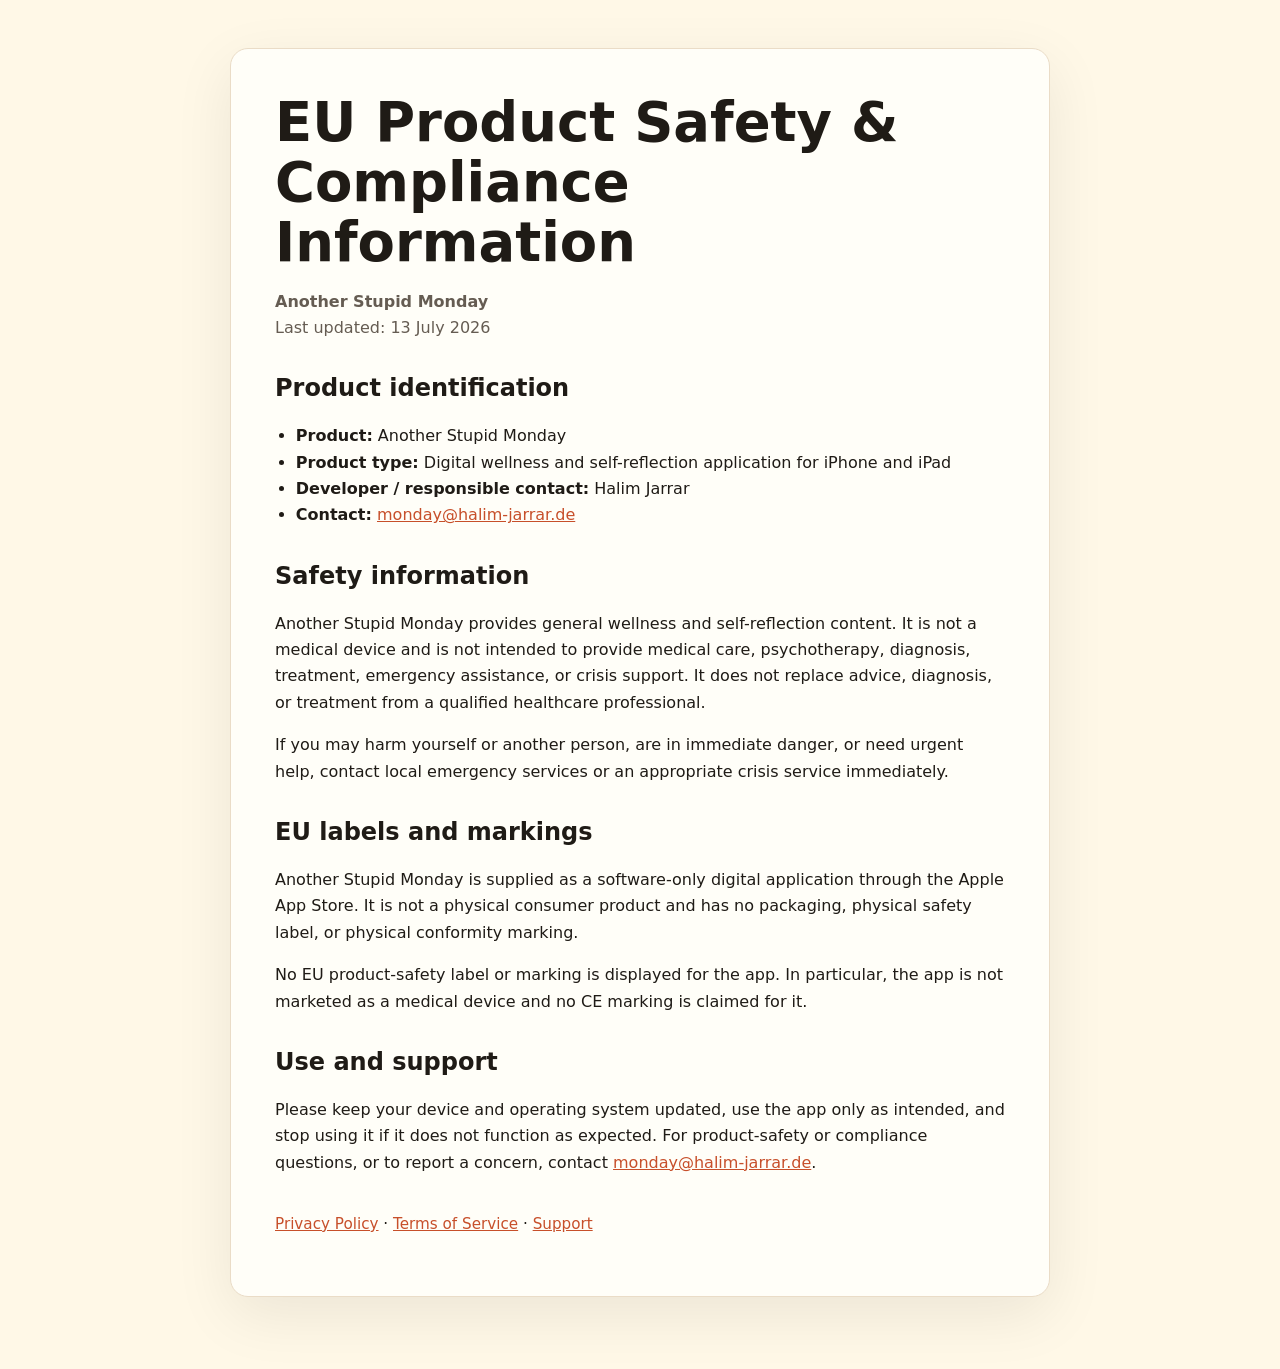
<file: compliance/index.html>
<!doctype html>
<html lang="en">
<head>
  <meta charset="utf-8">
  <meta name="viewport" content="width=device-width, initial-scale=1">
  <meta http-equiv="Content-Security-Policy" content="default-src 'none'; style-src 'unsafe-inline'; base-uri 'none'; form-action 'none'; frame-ancestors 'none'; img-src 'self'; connect-src 'none'; script-src 'none'; upgrade-insecure-requests">
  <meta name="referrer" content="no-referrer">
  <title>EU Product Safety &amp; Compliance Information | Another Stupid Monday</title>
  <meta name="description" content="European Union product safety and compliance information for the Another Stupid Monday app.">
  <style>
    :root { color-scheme: light dark; --bg: #fff8e7; --fg: #1f1b16; --muted: #655c52; --card: #fffef8; --accent: #c74f2a; --border: #eadcc7; }
    @media (prefers-color-scheme: dark) { :root { --bg: #15110d; --fg: #f6ead8; --muted: #c9b8a0; --card: #201912; --accent: #ff986d; --border: #3b2e22; } }
    * { box-sizing: border-box; }
    body { margin: 0; font: 16px/1.65 system-ui, -apple-system, BlinkMacSystemFont, "Segoe UI", sans-serif; background: var(--bg); color: var(--fg); }
    main { max-width: 860px; margin: 0 auto; padding: 48px 20px 72px; }
    .card { background: var(--card); border: 1px solid var(--border); border-radius: 18px; padding: clamp(22px, 4vw, 44px); box-shadow: 0 18px 60px rgba(0,0,0,.08); }
    h1 { margin: 0 0 8px; line-height: 1.1; font-size: clamp(2rem, 6vw, 3.4rem); }
    h2 { margin-top: 2rem; line-height: 1.25; }
    p, li { color: var(--fg); }
    .muted { color: var(--muted); }
    a { color: var(--accent); }
    ul { padding-left: 1.3rem; }
    footer { margin-top: 36px; font-size: .95rem; color: var(--muted); }
  </style>
</head>
<body>
  <main>
    <article class="card">
      <h1>EU Product Safety &amp; Compliance Information</h1>
      <p class="muted"><strong>Another Stupid Monday</strong><br>Last updated: 13 July 2026</p>

      <h2>Product identification</h2>
      <ul>
        <li><strong>Product:</strong> Another Stupid Monday</li>
        <li><strong>Product type:</strong> Digital wellness and self-reflection application for iPhone and iPad</li>
        <li><strong>Developer / responsible contact:</strong> Halim Jarrar</li>
        <li><strong>Contact:</strong> <a href="mailto:monday@halim-jarrar.de">monday@halim-jarrar.de</a></li>
      </ul>

      <h2>Safety information</h2>
      <p>Another Stupid Monday provides general wellness and self-reflection content. It is not a medical device and is not intended to provide medical care, psychotherapy, diagnosis, treatment, emergency assistance, or crisis support. It does not replace advice, diagnosis, or treatment from a qualified healthcare professional.</p>
      <p>If you may harm yourself or another person, are in immediate danger, or need urgent help, contact local emergency services or an appropriate crisis service immediately.</p>

      <h2>EU labels and markings</h2>
      <p>Another Stupid Monday is supplied as a software-only digital application through the Apple App Store. It is not a physical consumer product and has no packaging, physical safety label, or physical conformity marking.</p>
      <p>No EU product-safety label or marking is displayed for the app. In particular, the app is not marketed as a medical device and no CE marking is claimed for it.</p>

      <h2>Use and support</h2>
      <p>Please keep your device and operating system updated, use the app only as intended, and stop using it if it does not function as expected. For product-safety or compliance questions, or to report a concern, contact <a href="mailto:monday@halim-jarrar.de">monday@halim-jarrar.de</a>.</p>

      <footer>
        <p><a href="../privacy/">Privacy Policy</a> · <a href="../terms/">Terms of Service</a> · <a href="../support/">Support</a></p>
      </footer>
    </article>
  </main>
</body>
</html>
</file>
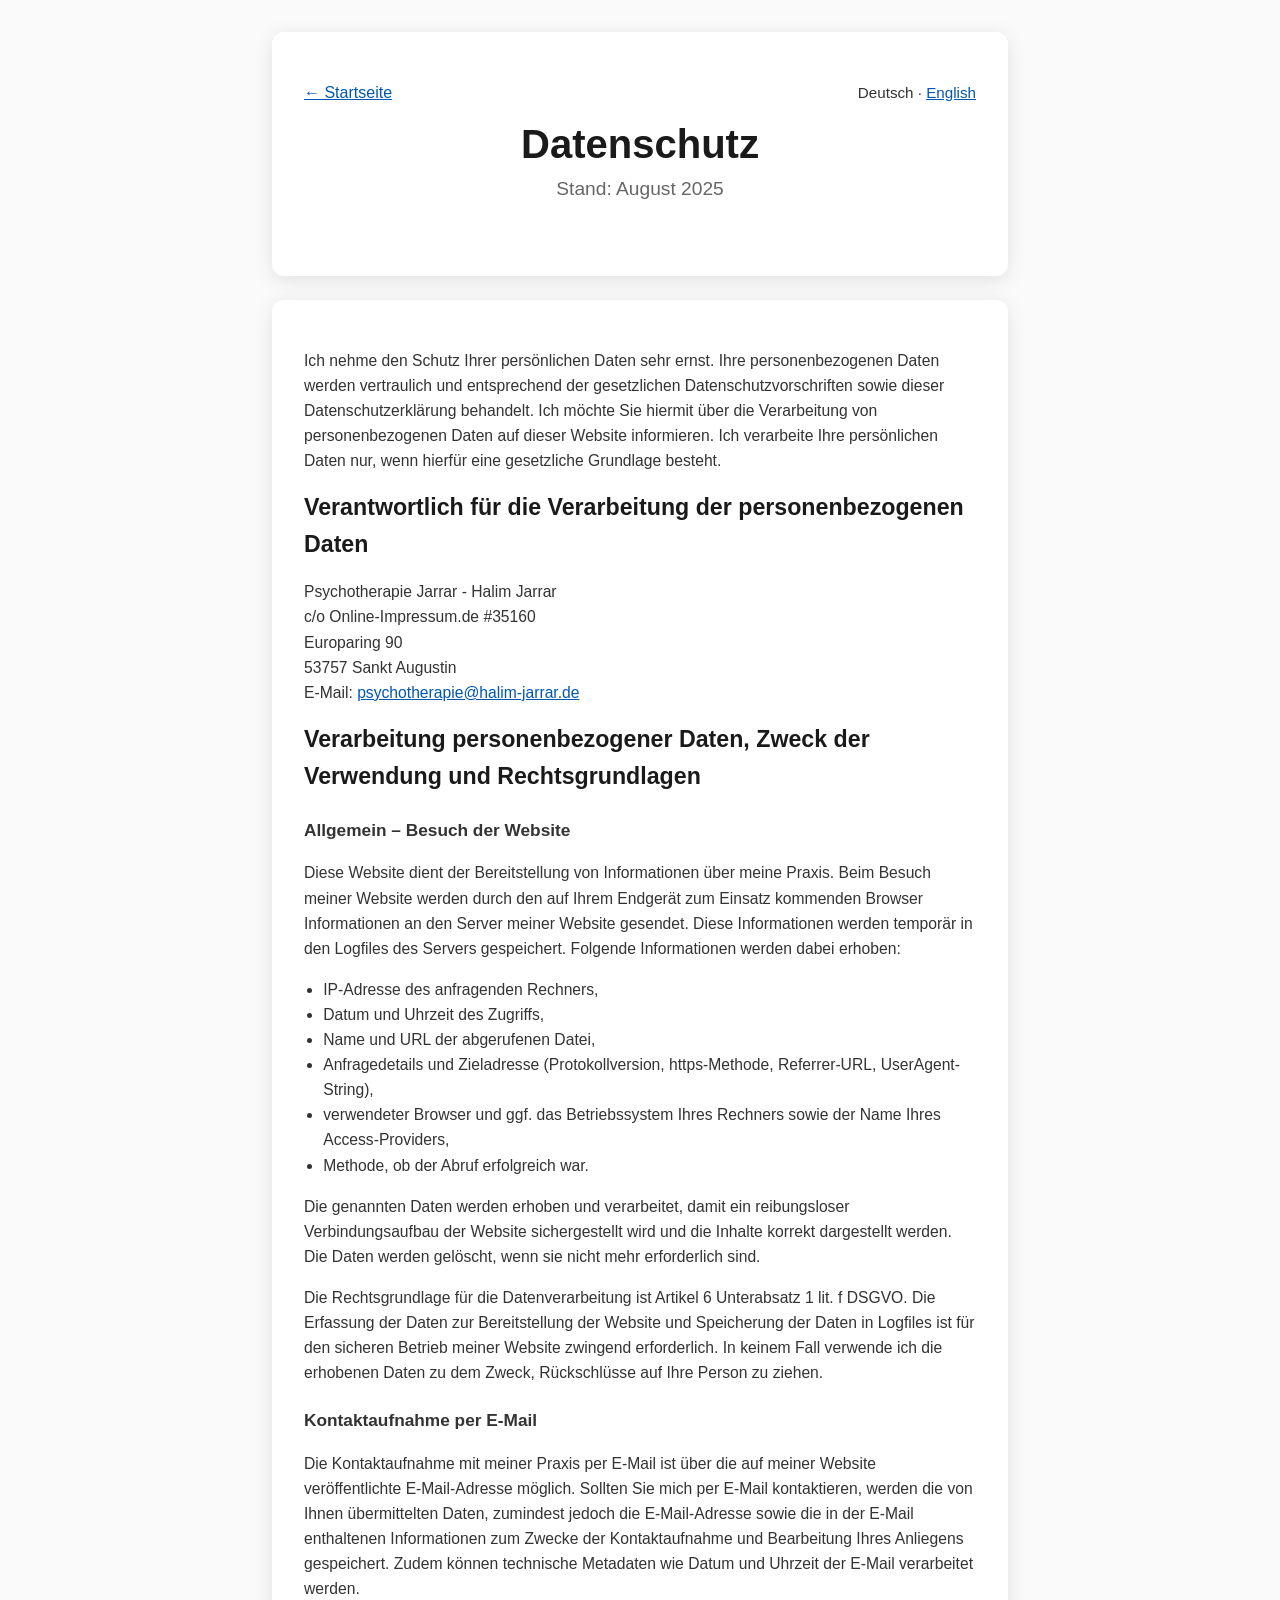
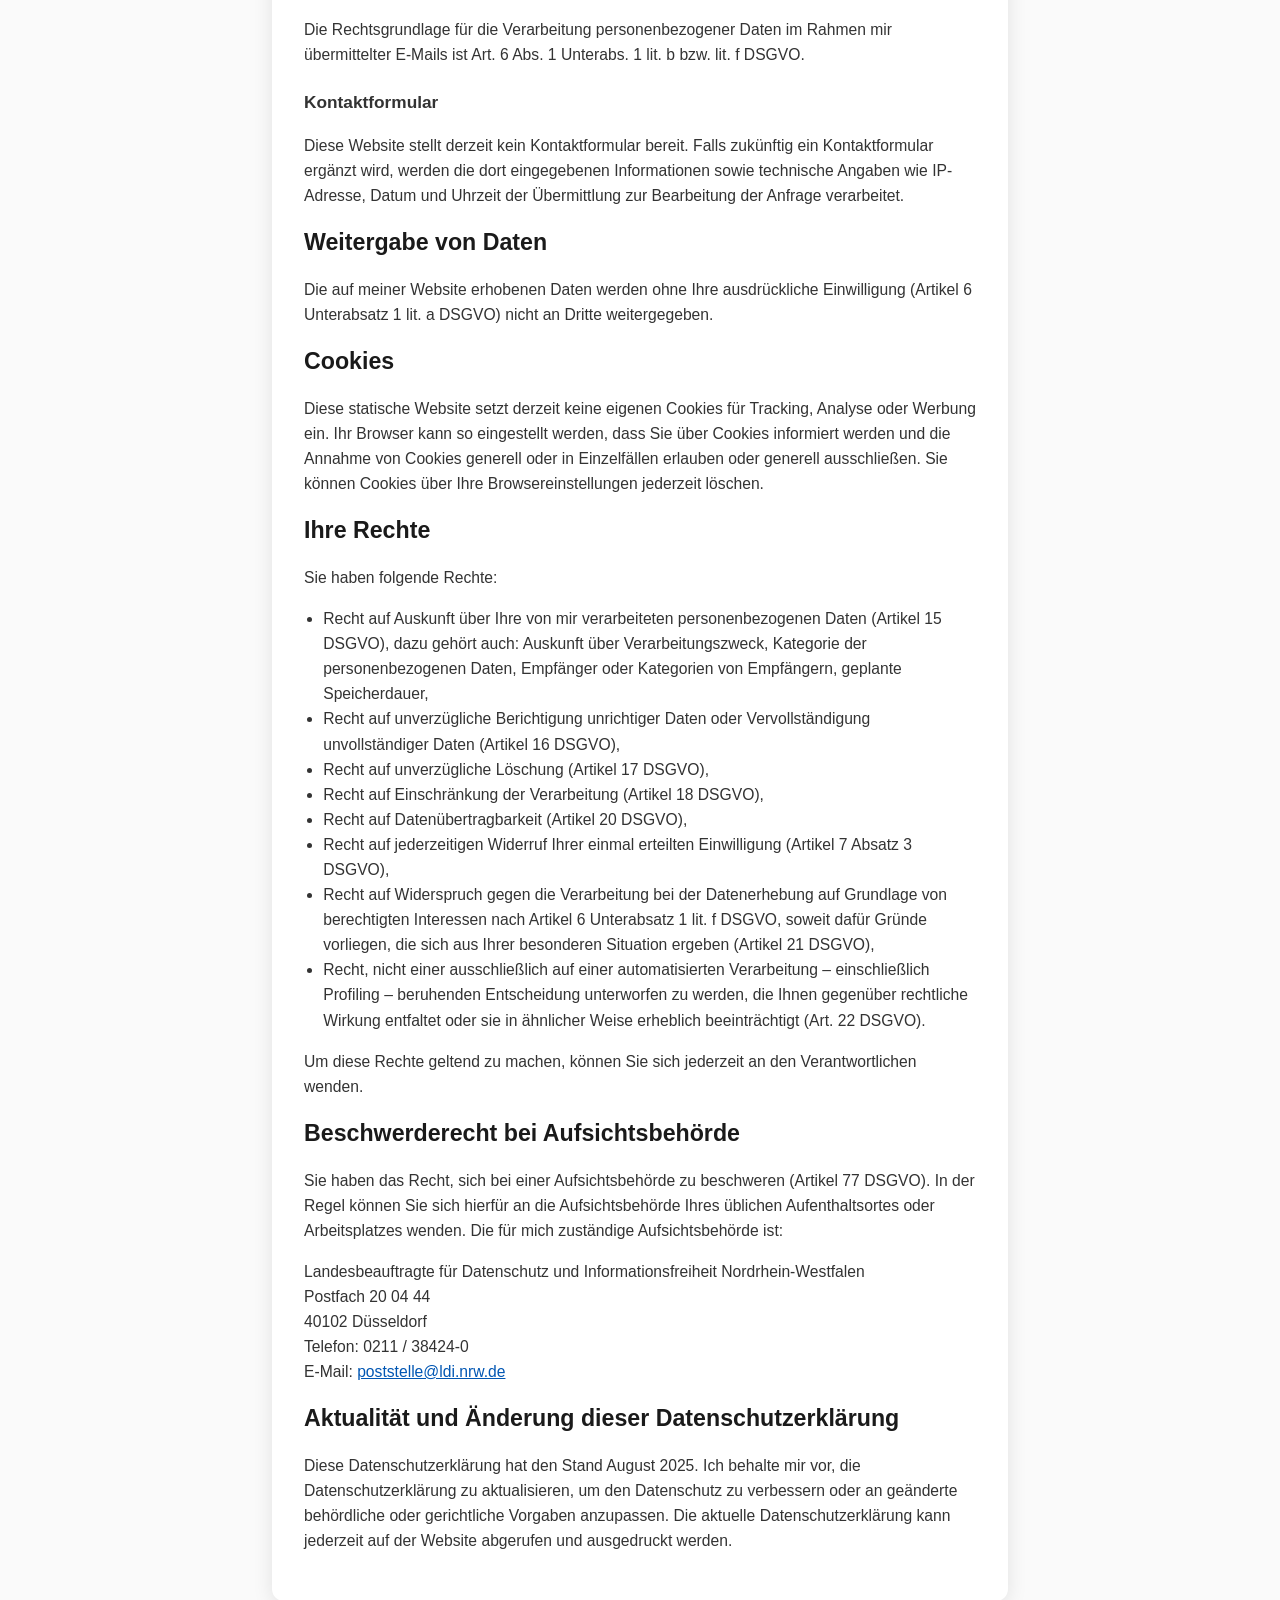
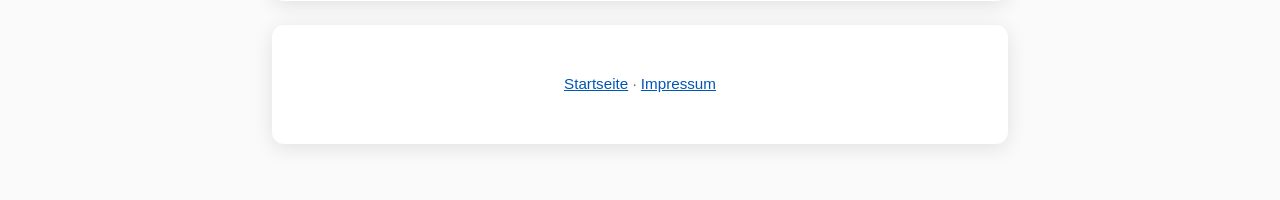
<file: datenschutz/index.html>
<!DOCTYPE html>
<html lang="de">
<head>
  <meta charset="UTF-8">
  <meta name="viewport" content="width=device-width, initial-scale=1.0">
  <meta name="description" content="Halim Jarrar — Psychotherapeutic online group sessions and mental health app development.">
  <meta name="author" content="Halim Jarrar">
  <title>Datenschutz — Halim Jarrar</title>
  <style>
:root{--bg:#fafafa;--card:#fff;--text:#333;--muted:#666;--line:#e8e2da;--blue:#007bff;--blue2:#0056b3;--green:#28a745;--shadow:0 4px 20px rgba(0,0,0,.10)}
*{box-sizing:border-box}html{scroll-behavior:smooth}body{font-family:'Segoe UI',Tahoma,Geneva,Verdana,sans-serif;max-width:800px;margin:0 auto;padding:2rem;line-height:1.6;color:var(--text);background:var(--bg)}
header,section,footer{background:var(--card);padding:2rem;border-radius:12px;box-shadow:var(--shadow);margin:0 0 1.5rem}header{text-align:center;padding:3rem 2rem}.avatar{width:150px;height:150px;border-radius:50%;margin:0 auto 1rem;display:grid;place-items:center;background:linear-gradient(135deg,#eef5ff,#fff4e8);border:1px solid var(--line);font-size:3rem;color:#444}h1{font-size:2.5rem;margin:0 0 .5rem;color:#1a1a1a;line-height:1.1}h2{font-size:1.45rem;margin:0 0 1rem;color:#1a1a1a}h3{font-size:1.08rem;margin:1.4rem 0 .4rem}.subtitle{font-size:1.2rem;color:var(--muted);margin:0 0 1.5rem}.desc{font-size:1.08rem;max-width:640px;margin:0 auto 1rem}.links{display:flex;gap:1rem;justify-content:center;flex-wrap:wrap;margin-top:1.8rem}.links a,.button{background:var(--blue);color:white;padding:.8rem 1.5rem;text-decoration:none;border-radius:6px;transition:background .2s}.links a:hover,.button:hover{background:var(--blue2)}a{color:var(--blue2)}.meta{color:var(--muted);font-size:.95rem}.two{display:grid;grid-template-columns:1fr 1fr;gap:1rem}.notice{border-left:4px solid var(--green);padding:1rem;background:#f7fff9;border-radius:8px}.legal p,.legal li{font-size:.98rem}.legal ul{padding-left:1.2rem}.topnav{display:flex;justify-content:space-between;gap:1rem;align-items:center;margin-bottom:1rem}.lang{font-size:.95rem}footer{text-align:center;color:var(--muted);font-size:.95rem}@media(max-width:600px){body{padding:1rem}header{padding:2rem 1rem}.two{grid-template-columns:1fr}h1{font-size:2rem}}
</style>
</head>
<body>

<header>
  <div class="topnav"><a href="../">← Startseite</a><span class="lang">Deutsch · <a href="../en/">English</a></span></div>
  <h1>Datenschutz</h1>
  <p class="subtitle">Stand: August 2025</p>
</header>
<section class="legal">
  <p>Ich nehme den Schutz Ihrer persönlichen Daten sehr ernst. Ihre personenbezogenen Daten werden vertraulich und entsprechend der gesetzlichen Datenschutzvorschriften sowie dieser Datenschutzerklärung behandelt. Ich möchte Sie hiermit über die Verarbeitung von personenbezogenen Daten auf dieser Website informieren. Ich verarbeite Ihre persönlichen Daten nur, wenn hierfür eine gesetzliche Grundlage besteht.</p>
  <h2>Verantwortlich für die Verarbeitung der personenbezogenen Daten</h2>
  <p>Psychotherapie Jarrar - Halim Jarrar<br>c/o Online-Impressum.de #35160<br>Europaring 90<br>53757 Sankt Augustin<br>E-Mail: <a href="mailto:psychotherapie@halim-jarrar.de">psychotherapie@halim-jarrar.de</a></p>
  <h2>Verarbeitung personenbezogener Daten, Zweck der Verwendung und Rechtsgrundlagen</h2>
  <h3>Allgemein – Besuch der Website</h3>
  <p>Diese Website dient der Bereitstellung von Informationen über meine Praxis. Beim Besuch meiner Website werden durch den auf Ihrem Endgerät zum Einsatz kommenden Browser Informationen an den Server meiner Website gesendet. Diese Informationen werden temporär in den Logfiles des Servers gespeichert. Folgende Informationen werden dabei erhoben:</p>
  <ul><li>IP-Adresse des anfragenden Rechners,</li><li>Datum und Uhrzeit des Zugriffs,</li><li>Name und URL der abgerufenen Datei,</li><li>Anfragedetails und Zieladresse (Protokollversion, https-Methode, Referrer-URL, UserAgent-String),</li><li>verwendeter Browser und ggf. das Betriebssystem Ihres Rechners sowie der Name Ihres Access-Providers,</li><li>Methode, ob der Abruf erfolgreich war.</li></ul>
  <p>Die genannten Daten werden erhoben und verarbeitet, damit ein reibungsloser Verbindungsaufbau der Website sichergestellt wird und die Inhalte korrekt dargestellt werden. Die Daten werden gelöscht, wenn sie nicht mehr erforderlich sind.</p>
  <p>Die Rechtsgrundlage für die Datenverarbeitung ist Artikel 6 Unterabsatz 1 lit. f DSGVO. Die Erfassung der Daten zur Bereitstellung der Website und Speicherung der Daten in Logfiles ist für den sicheren Betrieb meiner Website zwingend erforderlich. In keinem Fall verwende ich die erhobenen Daten zu dem Zweck, Rückschlüsse auf Ihre Person zu ziehen.</p>
  <h3>Kontaktaufnahme per E-Mail</h3>
  <p>Die Kontaktaufnahme mit meiner Praxis per E-Mail ist über die auf meiner Website veröffentlichte E-Mail-Adresse möglich. Sollten Sie mich per E-Mail kontaktieren, werden die von Ihnen übermittelten Daten, zumindest jedoch die E-Mail-Adresse sowie die in der E-Mail enthaltenen Informationen zum Zwecke der Kontaktaufnahme und Bearbeitung Ihres Anliegens gespeichert. Zudem können technische Metadaten wie Datum und Uhrzeit der E-Mail verarbeitet werden.</p>
  <p>Die Rechtsgrundlage für die Verarbeitung personenbezogener Daten im Rahmen mir übermittelter E-Mails ist Art. 6 Abs. 1 Unterabs. 1 lit. b bzw. lit. f DSGVO.</p>
  <h3>Kontaktformular</h3>
  <p>Diese Website stellt derzeit kein Kontaktformular bereit. Falls zukünftig ein Kontaktformular ergänzt wird, werden die dort eingegebenen Informationen sowie technische Angaben wie IP-Adresse, Datum und Uhrzeit der Übermittlung zur Bearbeitung der Anfrage verarbeitet.</p>
  <h2>Weitergabe von Daten</h2>
  <p>Die auf meiner Website erhobenen Daten werden ohne Ihre ausdrückliche Einwilligung (Artikel 6 Unterabsatz 1 lit. a DSGVO) nicht an Dritte weitergegeben.</p>
  <h2>Cookies</h2>
  <p>Diese statische Website setzt derzeit keine eigenen Cookies für Tracking, Analyse oder Werbung ein. Ihr Browser kann so eingestellt werden, dass Sie über Cookies informiert werden und die Annahme von Cookies generell oder in Einzelfällen erlauben oder generell ausschließen. Sie können Cookies über Ihre Browsereinstellungen jederzeit löschen.</p>
  <h2>Ihre Rechte</h2>
  <p>Sie haben folgende Rechte:</p>
  <ul><li>Recht auf Auskunft über Ihre von mir verarbeiteten personenbezogenen Daten (Artikel 15 DSGVO), dazu gehört auch: Auskunft über Verarbeitungszweck, Kategorie der personenbezogenen Daten, Empfänger oder Kategorien von Empfängern, geplante Speicherdauer,</li><li>Recht auf unverzügliche Berichtigung unrichtiger Daten oder Vervollständigung unvollständiger Daten (Artikel 16 DSGVO),</li><li>Recht auf unverzügliche Löschung (Artikel 17 DSGVO),</li><li>Recht auf Einschränkung der Verarbeitung (Artikel 18 DSGVO),</li><li>Recht auf Datenübertragbarkeit (Artikel 20 DSGVO),</li><li>Recht auf jederzeitigen Widerruf Ihrer einmal erteilten Einwilligung (Artikel 7 Absatz 3 DSGVO),</li><li>Recht auf Widerspruch gegen die Verarbeitung bei der Datenerhebung auf Grundlage von berechtigten Interessen nach Artikel 6 Unterabsatz 1 lit. f DSGVO, soweit dafür Gründe vorliegen, die sich aus Ihrer besonderen Situation ergeben (Artikel 21 DSGVO),</li><li>Recht, nicht einer ausschließlich auf einer automatisierten Verarbeitung – einschließlich Profiling – beruhenden Entscheidung unterworfen zu werden, die Ihnen gegenüber rechtliche Wirkung entfaltet oder sie in ähnlicher Weise erheblich beeinträchtigt (Art. 22 DSGVO).</li></ul>
  <p>Um diese Rechte geltend zu machen, können Sie sich jederzeit an den Verantwortlichen wenden.</p>
  <h2>Beschwerderecht bei Aufsichtsbehörde</h2>
  <p>Sie haben das Recht, sich bei einer Aufsichtsbehörde zu beschweren (Artikel 77 DSGVO). In der Regel können Sie sich hierfür an die Aufsichtsbehörde Ihres üblichen Aufenthaltsortes oder Arbeitsplatzes wenden. Die für mich zuständige Aufsichtsbehörde ist:</p>
  <p>Landesbeauftragte für Datenschutz und Informationsfreiheit Nordrhein-Westfalen<br>Postfach 20 04 44<br>40102 Düsseldorf<br>Telefon: 0211 / 38424-0<br>E-Mail: <a href="mailto:poststelle@ldi.nrw.de">poststelle@ldi.nrw.de</a></p>
  <h2>Aktualität und Änderung dieser Datenschutzerklärung</h2>
  <p>Diese Datenschutzerklärung hat den Stand August 2025. Ich behalte mir vor, die Datenschutzerklärung zu aktualisieren, um den Datenschutz zu verbessern oder an geänderte behördliche oder gerichtliche Vorgaben anzupassen. Die aktuelle Datenschutzerklärung kann jederzeit auf der Website abgerufen und ausgedruckt werden.</p>
</section>
<footer><p><a href="../">Startseite</a> · <a href="../impressum/">Impressum</a></p></footer>
</body>
</html>
</file>
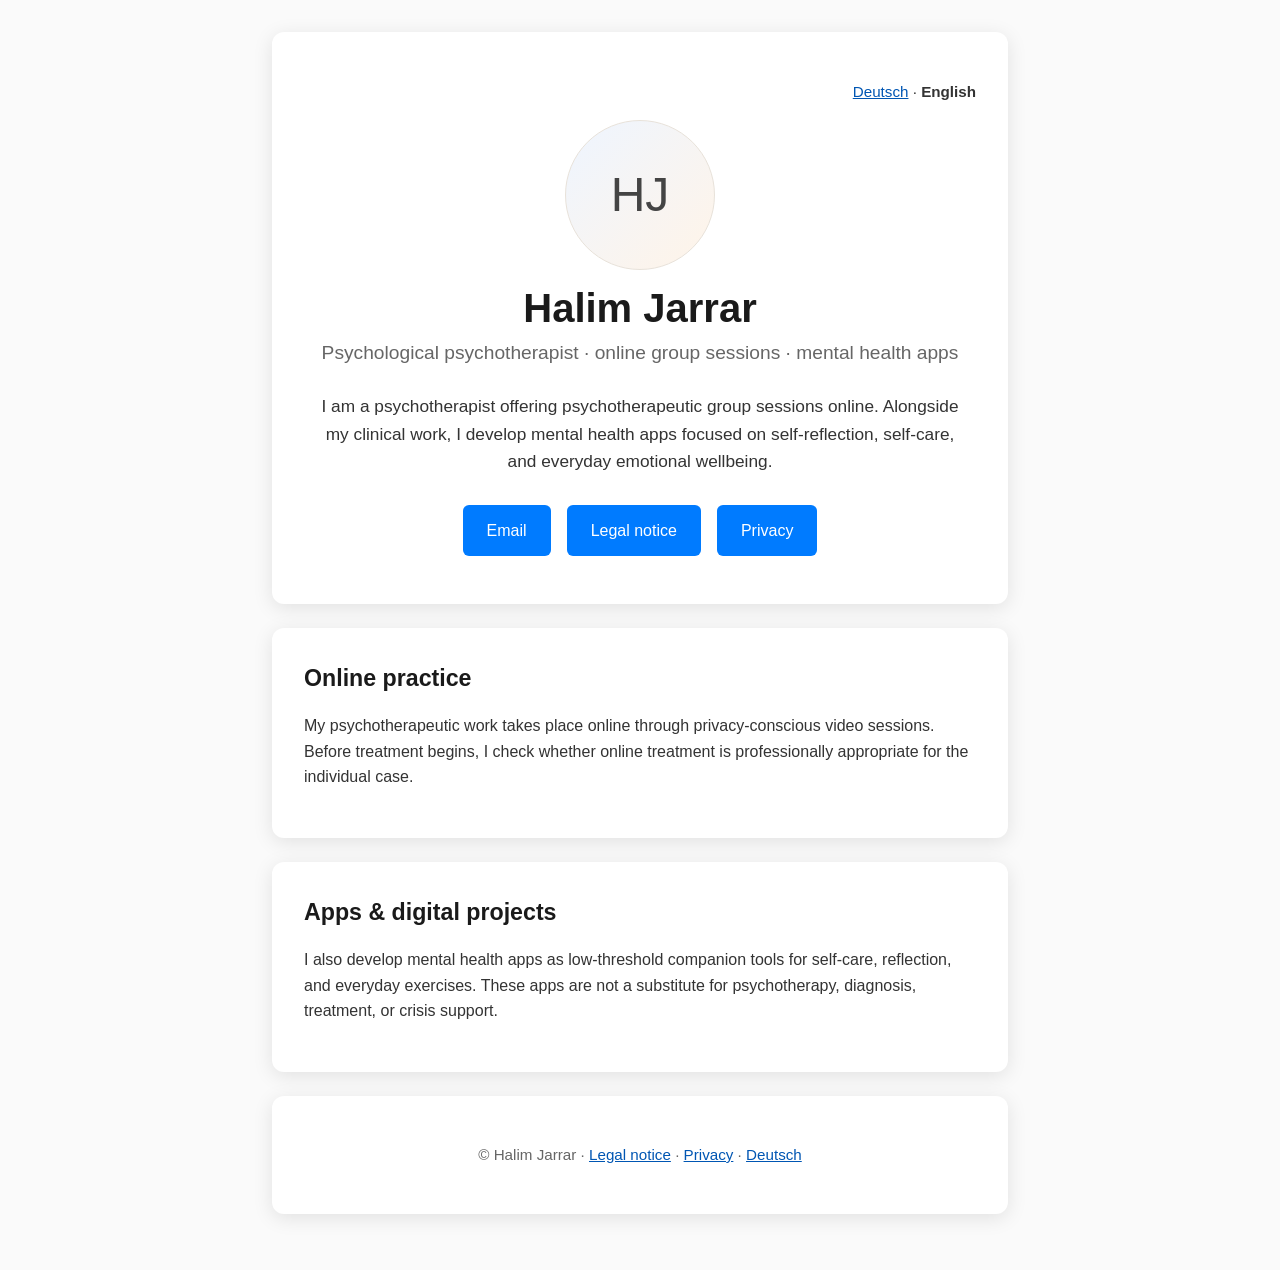
<file: en/index.html>
<!DOCTYPE html>
<html lang="en">
<head>
  <meta charset="UTF-8">
  <meta name="viewport" content="width=device-width, initial-scale=1.0">
  <meta name="description" content="Halim Jarrar — Psychotherapeutic online group sessions and mental health app development.">
  <meta name="author" content="Halim Jarrar">
  <title>Halim Jarrar</title>
  <style>
:root{--bg:#fafafa;--card:#fff;--text:#333;--muted:#666;--line:#e8e2da;--blue:#007bff;--blue2:#0056b3;--green:#28a745;--shadow:0 4px 20px rgba(0,0,0,.10)}
*{box-sizing:border-box}html{scroll-behavior:smooth}body{font-family:'Segoe UI',Tahoma,Geneva,Verdana,sans-serif;max-width:800px;margin:0 auto;padding:2rem;line-height:1.6;color:var(--text);background:var(--bg)}
header,section,footer{background:var(--card);padding:2rem;border-radius:12px;box-shadow:var(--shadow);margin:0 0 1.5rem}header{text-align:center;padding:3rem 2rem}.avatar{width:150px;height:150px;border-radius:50%;margin:0 auto 1rem;display:grid;place-items:center;background:linear-gradient(135deg,#eef5ff,#fff4e8);border:1px solid var(--line);font-size:3rem;color:#444}h1{font-size:2.5rem;margin:0 0 .5rem;color:#1a1a1a;line-height:1.1}h2{font-size:1.45rem;margin:0 0 1rem;color:#1a1a1a}h3{font-size:1.08rem;margin:1.4rem 0 .4rem}.subtitle{font-size:1.2rem;color:var(--muted);margin:0 0 1.5rem}.desc{font-size:1.08rem;max-width:640px;margin:0 auto 1rem}.links{display:flex;gap:1rem;justify-content:center;flex-wrap:wrap;margin-top:1.8rem}.links a,.button{background:var(--blue);color:white;padding:.8rem 1.5rem;text-decoration:none;border-radius:6px;transition:background .2s}.links a:hover,.button:hover{background:var(--blue2)}a{color:var(--blue2)}.meta{color:var(--muted);font-size:.95rem}.two{display:grid;grid-template-columns:1fr 1fr;gap:1rem}.notice{border-left:4px solid var(--green);padding:1rem;background:#f7fff9;border-radius:8px}.legal p,.legal li{font-size:.98rem}.legal ul{padding-left:1.2rem}.topnav{display:flex;justify-content:space-between;gap:1rem;align-items:center;margin-bottom:1rem}.lang{font-size:.95rem}footer{text-align:center;color:var(--muted);font-size:.95rem}@media(max-width:600px){body{padding:1rem}header{padding:2rem 1rem}.two{grid-template-columns:1fr}h1{font-size:2rem}}
</style>
</head>
<body>

<header>
  <div class="topnav"><span></span><span class="lang"><a href="../">Deutsch</a> · <strong>English</strong></span></div>
  <div class="avatar" aria-hidden="true">HJ</div>
  <h1>Halim Jarrar</h1>
  <p class="subtitle">Psychological psychotherapist · online group sessions · mental health apps</p>
  <p class="desc">I am a psychotherapist offering psychotherapeutic group sessions online. Alongside my clinical work, I develop mental health apps focused on self-reflection, self-care, and everyday emotional wellbeing.</p>
  <div class="links">
    <a href="mailto:psychotherapie@halim-jarrar.de">Email</a>
    <a href="../impressum/">Legal notice</a>
    <a href="privacy/">Privacy</a>
  </div>
</header>
<section>
  <h2>Online practice</h2>
  <p>My psychotherapeutic work takes place online through privacy-conscious video sessions. Before treatment begins, I check whether online treatment is professionally appropriate for the individual case.</p>
</section>
<section>
  <h2>Apps & digital projects</h2>
  <p>I also develop mental health apps as low-threshold companion tools for self-care, reflection, and everyday exercises. These apps are not a substitute for psychotherapy, diagnosis, treatment, or crisis support.</p>
</section>
<footer>
  <p>© Halim Jarrar · <a href="../impressum/">Legal notice</a> · <a href="privacy/">Privacy</a> · <a href="../">Deutsch</a></p>
</footer>
</body>
</html>
</file>
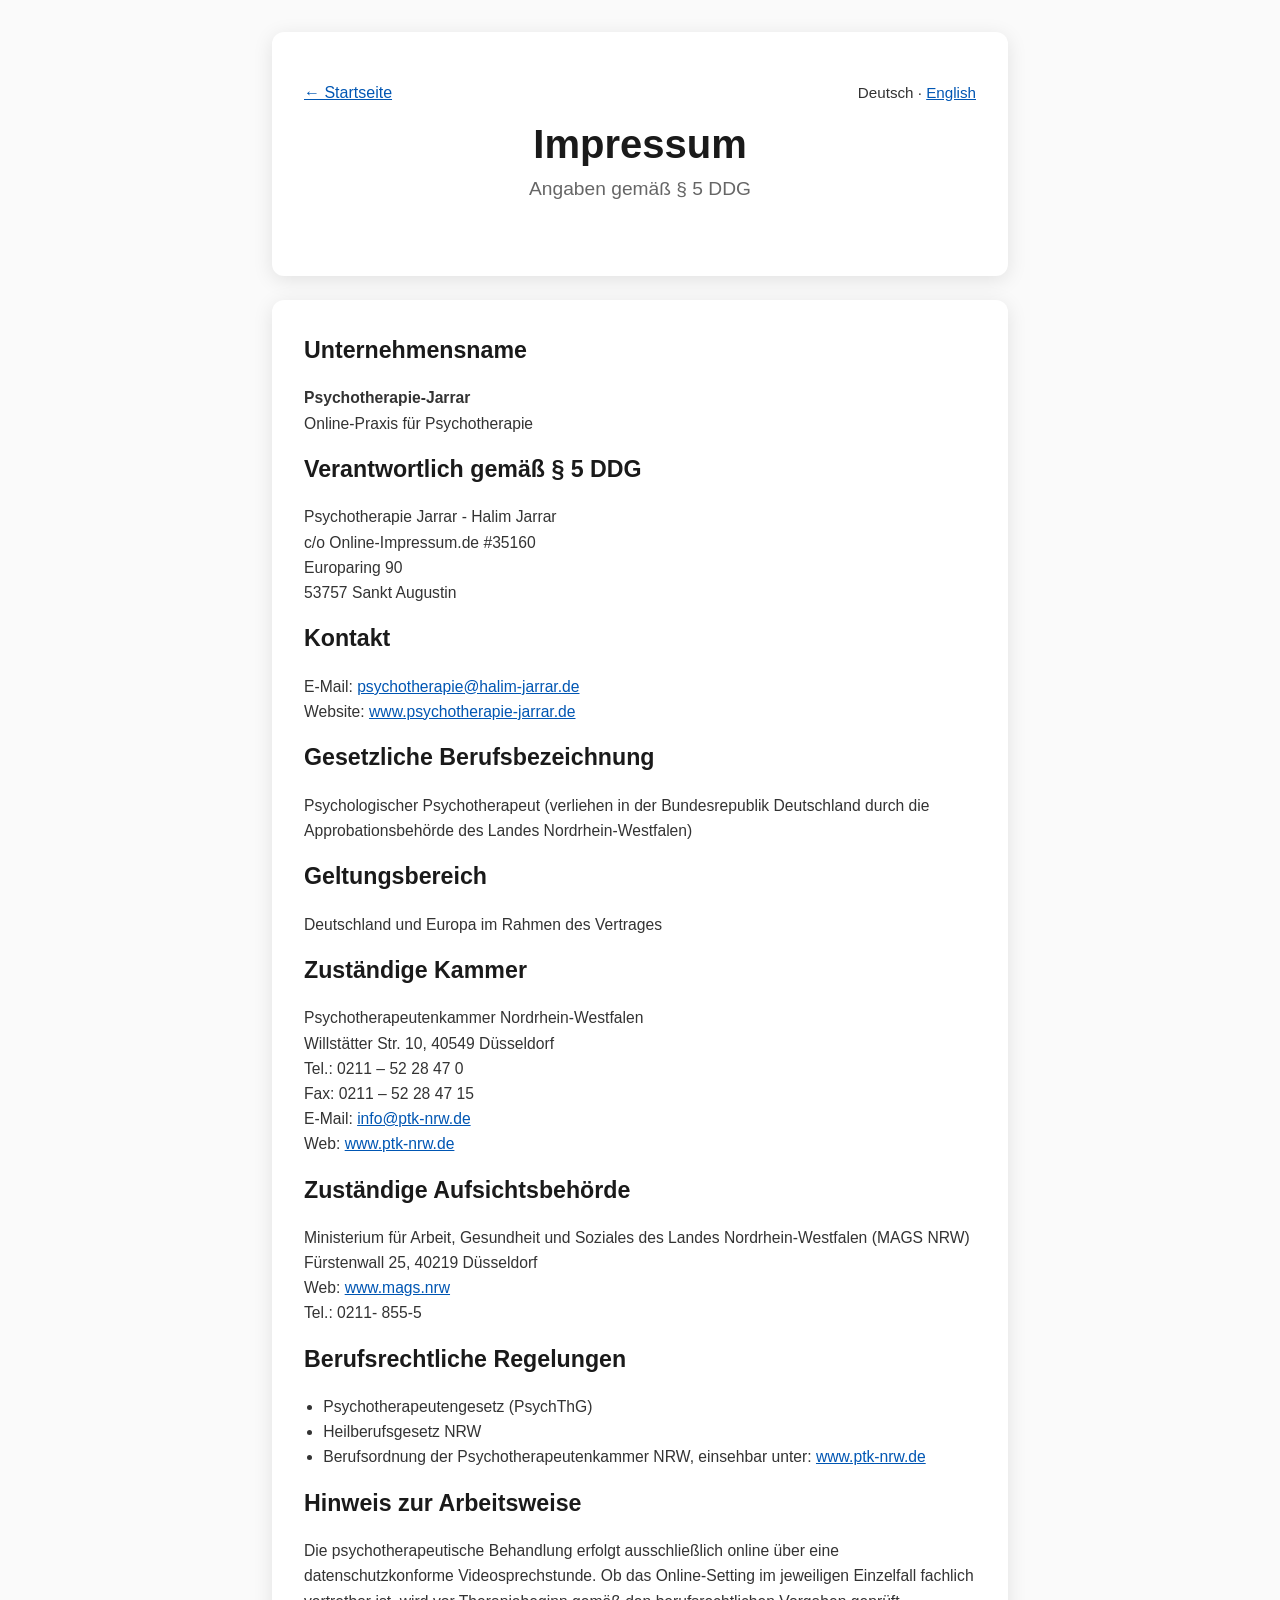
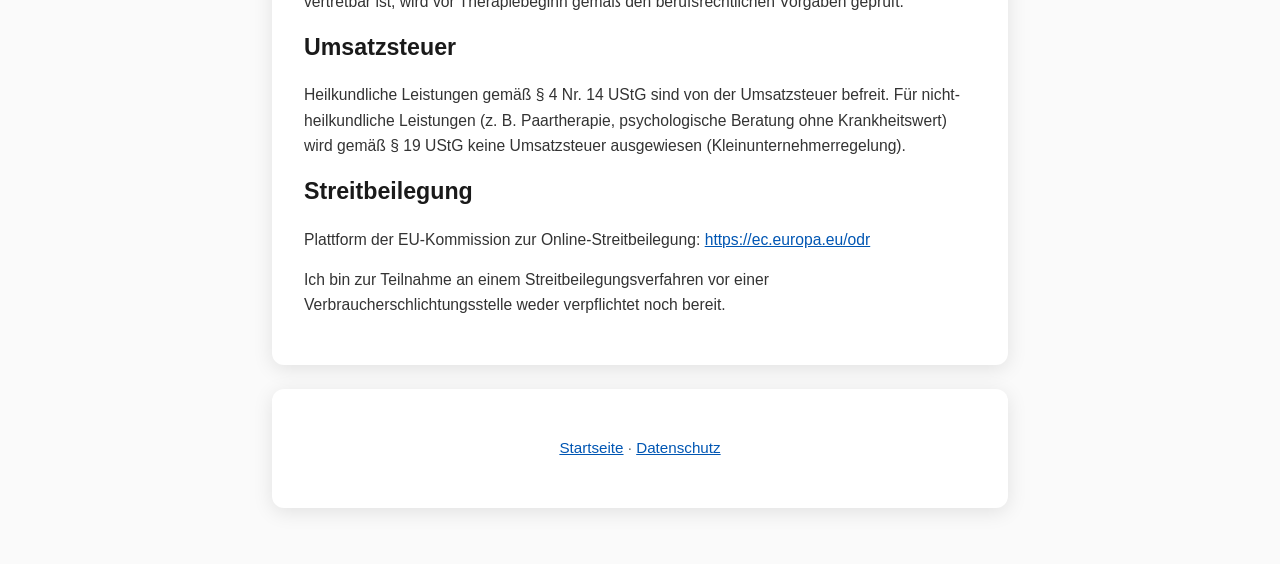
<file: impressum/index.html>
<!DOCTYPE html>
<html lang="de">
<head>
  <meta charset="UTF-8">
  <meta name="viewport" content="width=device-width, initial-scale=1.0">
  <meta name="description" content="Halim Jarrar — Psychotherapeutic online group sessions and mental health app development.">
  <meta name="author" content="Halim Jarrar">
  <title>Impressum — Halim Jarrar</title>
  <style>
:root{--bg:#fafafa;--card:#fff;--text:#333;--muted:#666;--line:#e8e2da;--blue:#007bff;--blue2:#0056b3;--green:#28a745;--shadow:0 4px 20px rgba(0,0,0,.10)}
*{box-sizing:border-box}html{scroll-behavior:smooth}body{font-family:'Segoe UI',Tahoma,Geneva,Verdana,sans-serif;max-width:800px;margin:0 auto;padding:2rem;line-height:1.6;color:var(--text);background:var(--bg)}
header,section,footer{background:var(--card);padding:2rem;border-radius:12px;box-shadow:var(--shadow);margin:0 0 1.5rem}header{text-align:center;padding:3rem 2rem}.avatar{width:150px;height:150px;border-radius:50%;margin:0 auto 1rem;display:grid;place-items:center;background:linear-gradient(135deg,#eef5ff,#fff4e8);border:1px solid var(--line);font-size:3rem;color:#444}h1{font-size:2.5rem;margin:0 0 .5rem;color:#1a1a1a;line-height:1.1}h2{font-size:1.45rem;margin:0 0 1rem;color:#1a1a1a}h3{font-size:1.08rem;margin:1.4rem 0 .4rem}.subtitle{font-size:1.2rem;color:var(--muted);margin:0 0 1.5rem}.desc{font-size:1.08rem;max-width:640px;margin:0 auto 1rem}.links{display:flex;gap:1rem;justify-content:center;flex-wrap:wrap;margin-top:1.8rem}.links a,.button{background:var(--blue);color:white;padding:.8rem 1.5rem;text-decoration:none;border-radius:6px;transition:background .2s}.links a:hover,.button:hover{background:var(--blue2)}a{color:var(--blue2)}.meta{color:var(--muted);font-size:.95rem}.two{display:grid;grid-template-columns:1fr 1fr;gap:1rem}.notice{border-left:4px solid var(--green);padding:1rem;background:#f7fff9;border-radius:8px}.legal p,.legal li{font-size:.98rem}.legal ul{padding-left:1.2rem}.topnav{display:flex;justify-content:space-between;gap:1rem;align-items:center;margin-bottom:1rem}.lang{font-size:.95rem}footer{text-align:center;color:var(--muted);font-size:.95rem}@media(max-width:600px){body{padding:1rem}header{padding:2rem 1rem}.two{grid-template-columns:1fr}h1{font-size:2rem}}
</style>
</head>
<body>

<header>
  <div class="topnav"><a href="../">← Startseite</a><span class="lang">Deutsch · <a href="../en/">English</a></span></div>
  <h1>Impressum</h1>
  <p class="subtitle">Angaben gemäß § 5 DDG</p>
</header>
<section class="legal">
  <h2>Unternehmensname</h2>
  <p><strong>Psychotherapie-Jarrar</strong><br>Online-Praxis für Psychotherapie</p>
  <h2>Verantwortlich gemäß § 5 DDG</h2>
  <p>Psychotherapie Jarrar - Halim Jarrar<br>c/o Online-Impressum.de #35160<br>Europaring 90<br>53757 Sankt Augustin</p>
  <h2>Kontakt</h2>
  <p>E-Mail: <a href="mailto:psychotherapie@halim-jarrar.de">psychotherapie@halim-jarrar.de</a><br>Website: <a href="https://www.psychotherapie-jarrar.de/">www.psychotherapie-jarrar.de</a></p>
  <h2>Gesetzliche Berufsbezeichnung</h2>
  <p>Psychologischer Psychotherapeut (verliehen in der Bundesrepublik Deutschland durch die Approbationsbehörde des Landes Nordrhein-Westfalen)</p>
  <h2>Geltungsbereich</h2>
  <p>Deutschland und Europa im Rahmen des Vertrages</p>
  <h2>Zuständige Kammer</h2>
  <p>Psychotherapeutenkammer Nordrhein-Westfalen<br>Willstätter Str. 10, 40549 Düsseldorf<br>Tel.: 0211 – 52 28 47 0<br>Fax: 0211 – 52 28 47 15<br>E-Mail: <a href="mailto:info@ptk-nrw.de">info@ptk-nrw.de</a><br>Web: <a href="https://www.ptk-nrw.de/">www.ptk-nrw.de</a></p>
  <h2>Zuständige Aufsichtsbehörde</h2>
  <p>Ministerium für Arbeit, Gesundheit und Soziales des Landes Nordrhein-Westfalen (MAGS NRW)<br>Fürstenwall 25, 40219 Düsseldorf<br>Web: <a href="https://www.mags.nrw/">www.mags.nrw</a><br>Tel.: 0211- 855-5</p>
  <h2>Berufsrechtliche Regelungen</h2>
  <ul><li>Psychotherapeutengesetz (PsychThG)</li><li>Heilberufsgesetz NRW</li><li>Berufsordnung der Psychotherapeutenkammer NRW, einsehbar unter: <a href="https://www.ptk-nrw.de/">www.ptk-nrw.de</a></li></ul>
  <h2>Hinweis zur Arbeitsweise</h2>
  <p>Die psychotherapeutische Behandlung erfolgt ausschließlich online über eine datenschutzkonforme Videosprechstunde. Ob das Online-Setting im jeweiligen Einzelfall fachlich vertretbar ist, wird vor Therapiebeginn gemäß den berufsrechtlichen Vorgaben geprüft.</p>
  <h2>Umsatzsteuer</h2>
  <p>Heilkundliche Leistungen gemäß § 4 Nr. 14 UStG sind von der Umsatzsteuer befreit. Für nicht-heilkundliche Leistungen (z. B. Paartherapie, psychologische Beratung ohne Krankheitswert) wird gemäß § 19 UStG keine Umsatzsteuer ausgewiesen (Kleinunternehmerregelung).</p>
  <h2>Streitbeilegung</h2>
  <p>Plattform der EU-Kommission zur Online-Streitbeilegung: <a href="https://ec.europa.eu/odr">https://ec.europa.eu/odr</a></p>
  <p>Ich bin zur Teilnahme an einem Streitbeilegungsverfahren vor einer Verbraucherschlichtungsstelle weder verpflichtet noch bereit.</p>
</section>
<footer><p><a href="../">Startseite</a> · <a href="../datenschutz/">Datenschutz</a></p></footer>
</body>
</html>
</file>
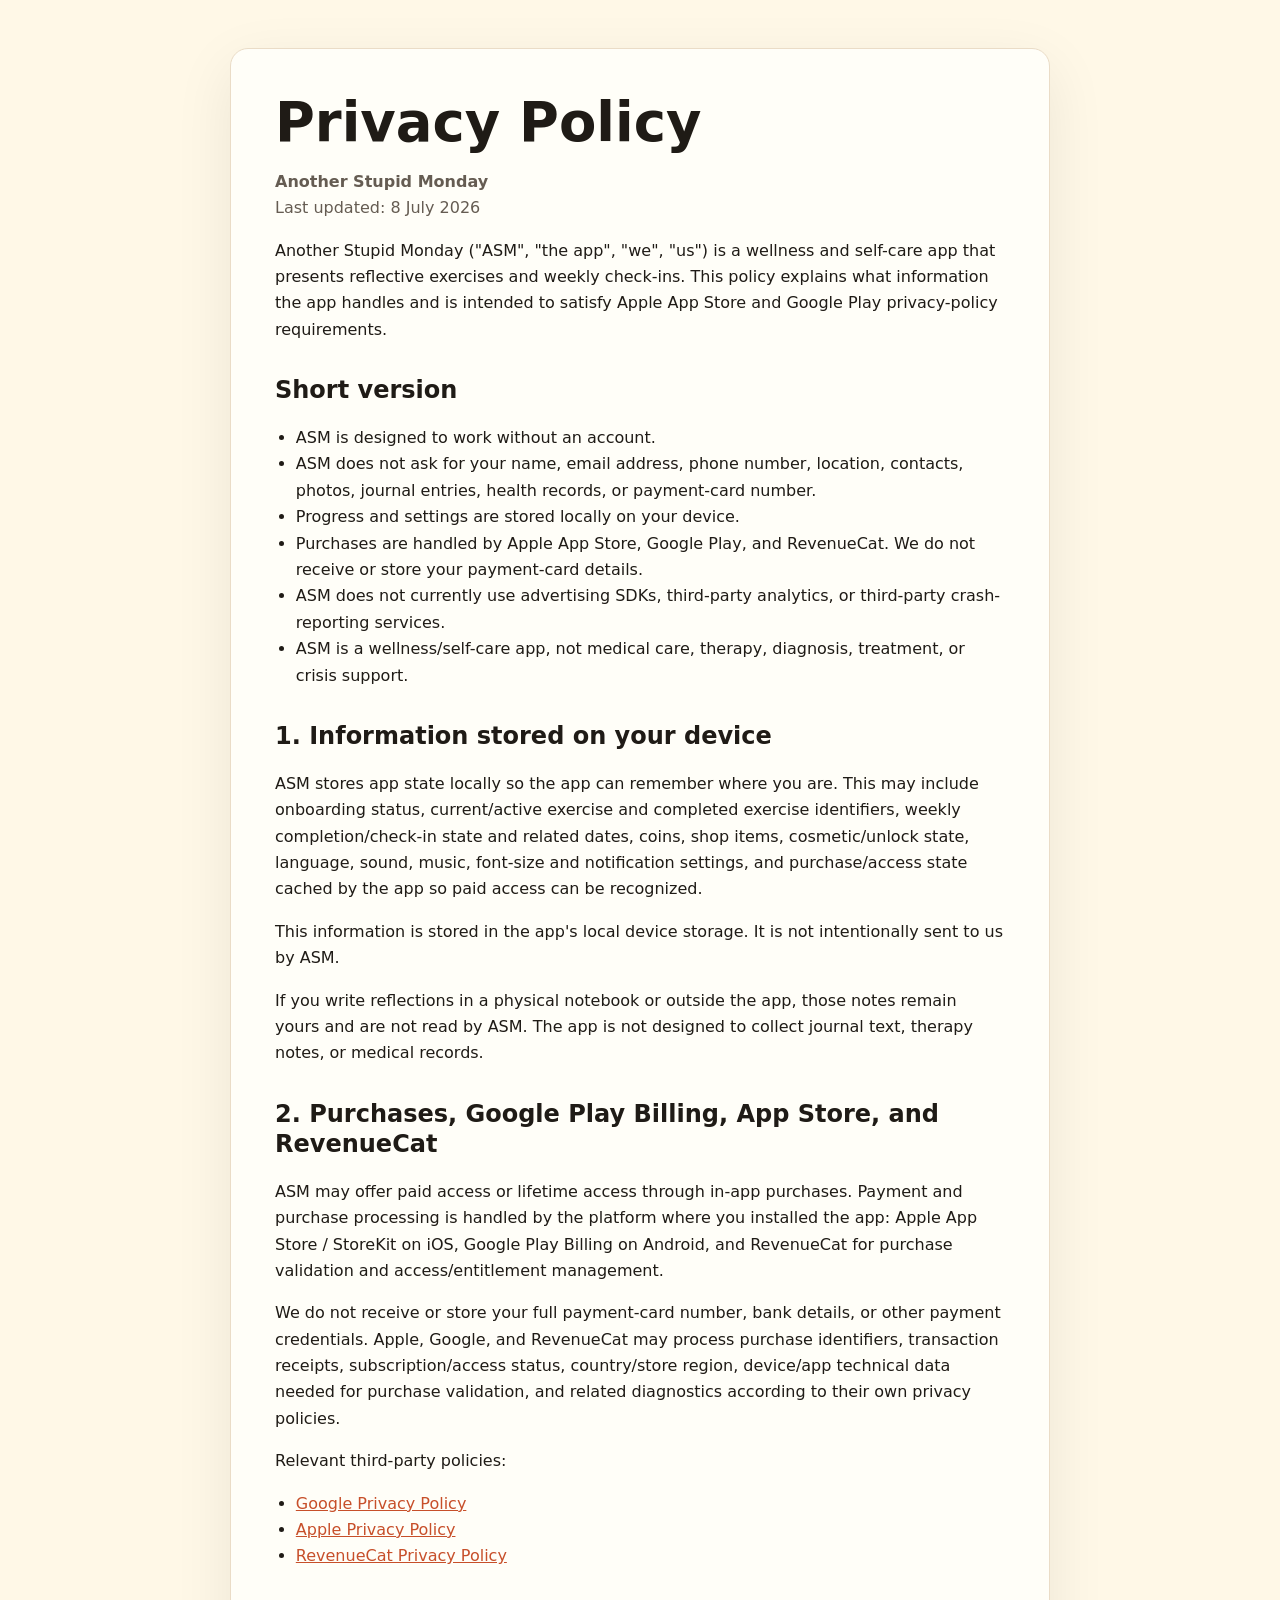
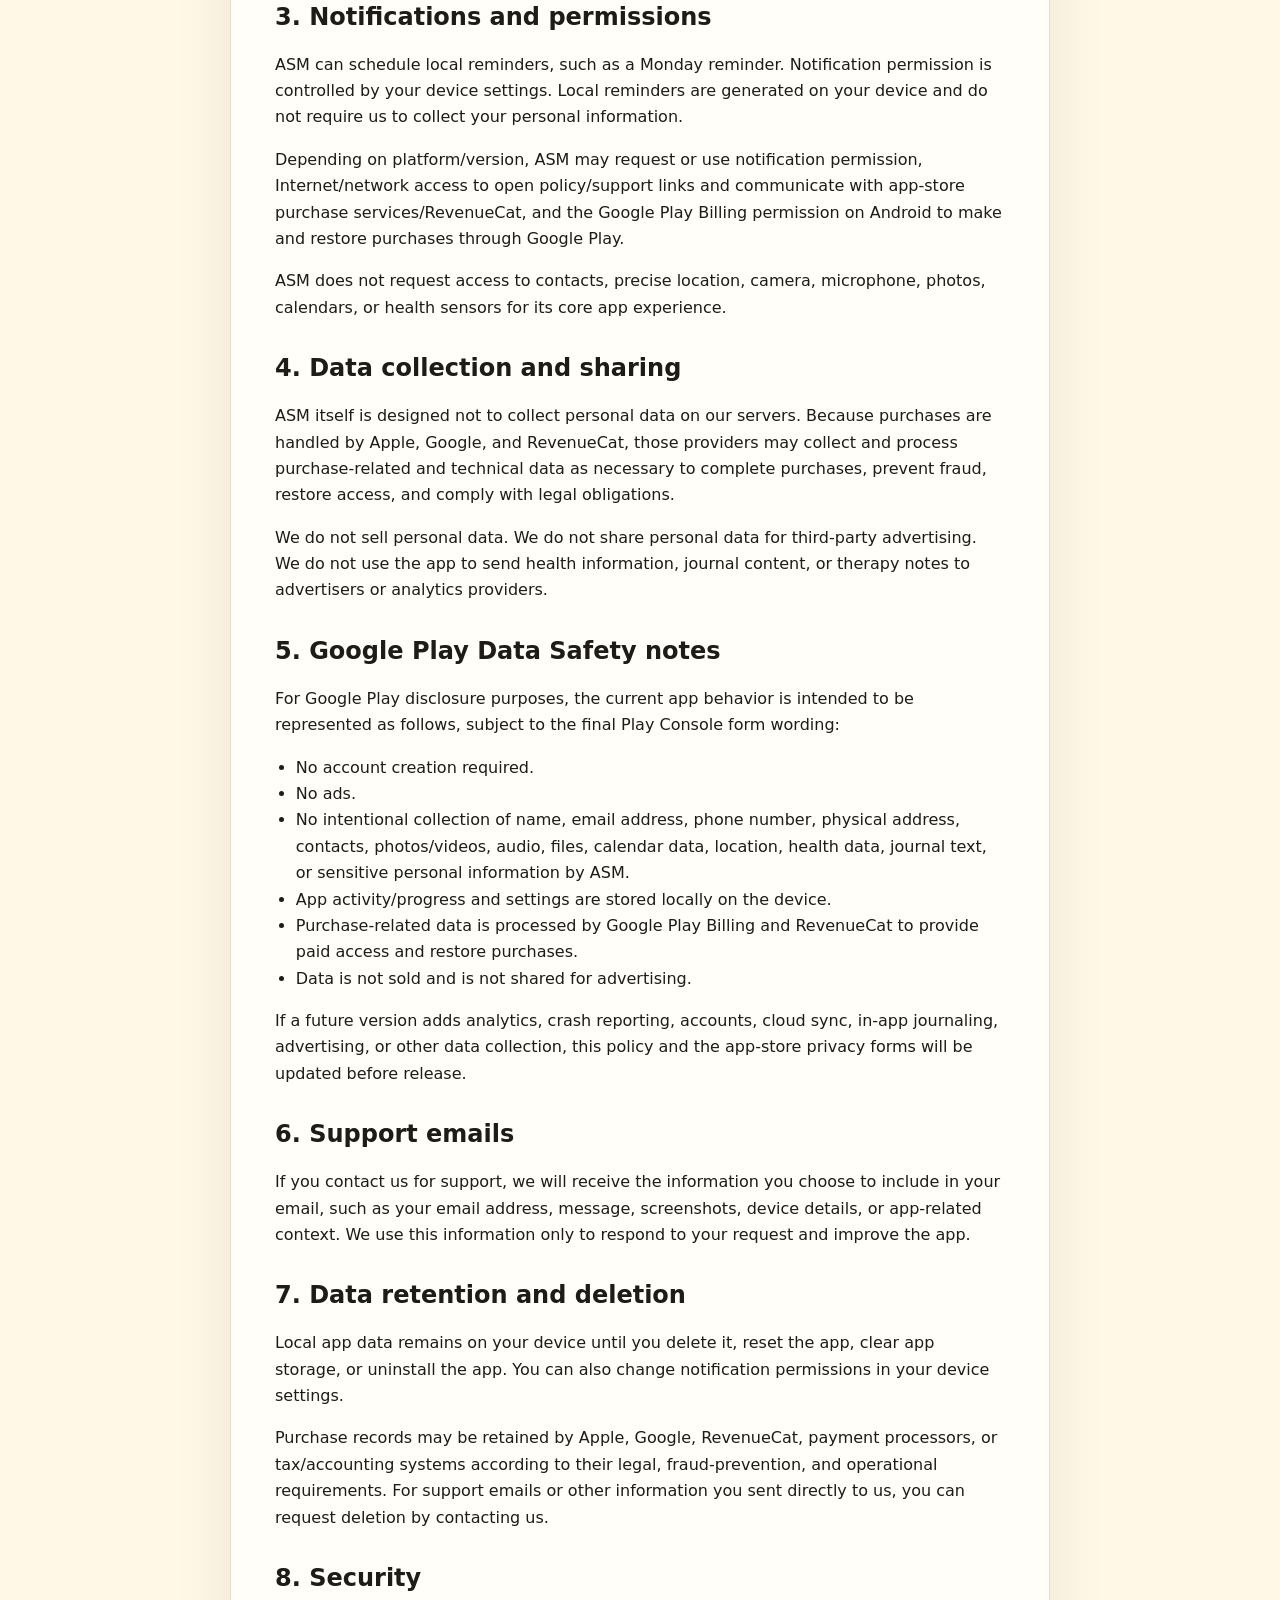
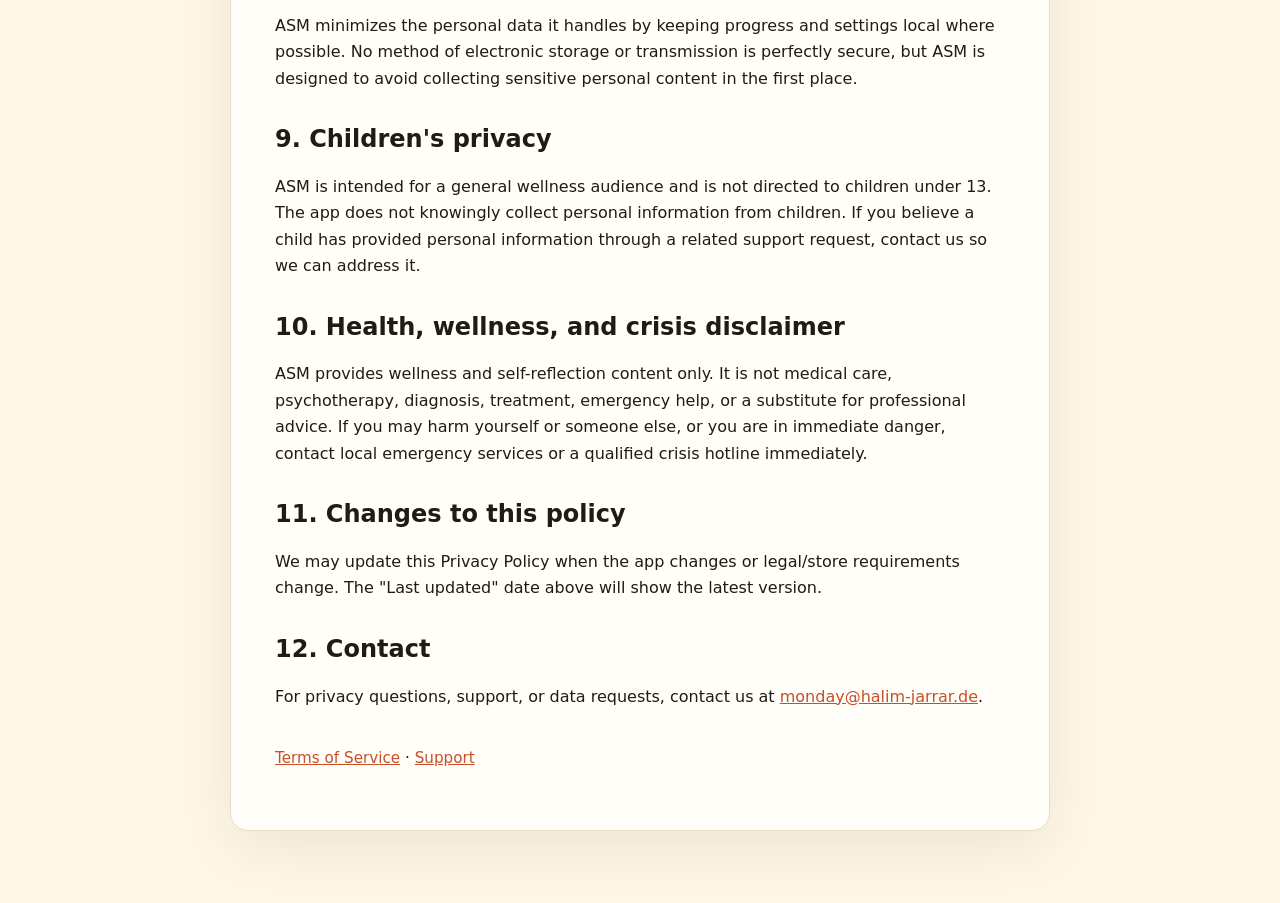
<file: privacy/index.html>
<!doctype html>
<html lang="en">
<head>
  <meta charset="utf-8">
  <meta name="viewport" content="width=device-width, initial-scale=1">
  <meta http-equiv="Content-Security-Policy" content="default-src 'none'; style-src 'unsafe-inline'; base-uri 'none'; form-action 'none'; frame-ancestors 'none'; img-src 'self'; connect-src 'none'; script-src 'none'; upgrade-insecure-requests">
  <meta name="referrer" content="no-referrer">
  <title>Privacy Policy | Another Stupid Monday</title>
  <meta name="description" content="Privacy Policy for Another Stupid Monday, including Google Play Billing and Data Safety disclosures.">
  <style>
    :root { color-scheme: light dark; --bg: #fff8e7; --fg: #1f1b16; --muted: #655c52; --card: #fffef8; --accent: #c74f2a; --border: #eadcc7; }
    @media (prefers-color-scheme: dark) { :root { --bg: #15110d; --fg: #f6ead8; --muted: #c9b8a0; --card: #201912; --accent: #ff986d; --border: #3b2e22; } }
    * { box-sizing: border-box; }
    body { margin: 0; font: 16px/1.65 system-ui, -apple-system, BlinkMacSystemFont, "Segoe UI", sans-serif; background: var(--bg); color: var(--fg); }
    main { max-width: 860px; margin: 0 auto; padding: 48px 20px 72px; }
    .card { background: var(--card); border: 1px solid var(--border); border-radius: 18px; padding: clamp(22px, 4vw, 44px); box-shadow: 0 18px 60px rgba(0,0,0,.08); }
    h1 { margin: 0 0 8px; line-height: 1.1; font-size: clamp(2rem, 6vw, 3.4rem); }
    h2 { margin-top: 2rem; line-height: 1.25; }
    p, li { color: var(--fg); }
    .muted { color: var(--muted); }
    a { color: var(--accent); }
    ul { padding-left: 1.3rem; }
    footer { margin-top: 36px; font-size: .95rem; color: var(--muted); }
  </style>
</head>
<body>
  <main>
    <article class="card">
      <h1>Privacy Policy</h1>
      <p class="muted"><strong>Another Stupid Monday</strong><br>Last updated: 8 July 2026</p>

      <p>Another Stupid Monday ("ASM", "the app", "we", "us") is a wellness and self-care app that presents reflective exercises and weekly check-ins. This policy explains what information the app handles and is intended to satisfy Apple App Store and Google Play privacy-policy requirements.</p>

      <h2>Short version</h2>
      <ul>
        <li>ASM is designed to work without an account.</li>
        <li>ASM does not ask for your name, email address, phone number, location, contacts, photos, journal entries, health records, or payment-card number.</li>
        <li>Progress and settings are stored locally on your device.</li>
        <li>Purchases are handled by Apple App Store, Google Play, and RevenueCat. We do not receive or store your payment-card details.</li>
        <li>ASM does not currently use advertising SDKs, third-party analytics, or third-party crash-reporting services.</li>
        <li>ASM is a wellness/self-care app, not medical care, therapy, diagnosis, treatment, or crisis support.</li>
      </ul>

      <h2>1. Information stored on your device</h2>
      <p>ASM stores app state locally so the app can remember where you are. This may include onboarding status, current/active exercise and completed exercise identifiers, weekly completion/check-in state and related dates, coins, shop items, cosmetic/unlock state, language, sound, music, font-size and notification settings, and purchase/access state cached by the app so paid access can be recognized.</p>
      <p>This information is stored in the app's local device storage. It is not intentionally sent to us by ASM.</p>
      <p>If you write reflections in a physical notebook or outside the app, those notes remain yours and are not read by ASM. The app is not designed to collect journal text, therapy notes, or medical records.</p>

      <h2>2. Purchases, Google Play Billing, App Store, and RevenueCat</h2>
      <p>ASM may offer paid access or lifetime access through in-app purchases. Payment and purchase processing is handled by the platform where you installed the app: Apple App Store / StoreKit on iOS, Google Play Billing on Android, and RevenueCat for purchase validation and access/entitlement management.</p>
      <p>We do not receive or store your full payment-card number, bank details, or other payment credentials. Apple, Google, and RevenueCat may process purchase identifiers, transaction receipts, subscription/access status, country/store region, device/app technical data needed for purchase validation, and related diagnostics according to their own privacy policies.</p>
      <p>Relevant third-party policies:</p>
      <ul>
        <li><a href="https://policies.google.com/privacy">Google Privacy Policy</a></li>
        <li><a href="https://www.apple.com/legal/privacy/">Apple Privacy Policy</a></li>
        <li><a href="https://www.revenuecat.com/privacy/">RevenueCat Privacy Policy</a></li>
      </ul>

      <h2>3. Notifications and permissions</h2>
      <p>ASM can schedule local reminders, such as a Monday reminder. Notification permission is controlled by your device settings. Local reminders are generated on your device and do not require us to collect your personal information.</p>
      <p>Depending on platform/version, ASM may request or use notification permission, Internet/network access to open policy/support links and communicate with app-store purchase services/RevenueCat, and the Google Play Billing permission on Android to make and restore purchases through Google Play.</p>
      <p>ASM does not request access to contacts, precise location, camera, microphone, photos, calendars, or health sensors for its core app experience.</p>

      <h2>4. Data collection and sharing</h2>
      <p>ASM itself is designed not to collect personal data on our servers. Because purchases are handled by Apple, Google, and RevenueCat, those providers may collect and process purchase-related and technical data as necessary to complete purchases, prevent fraud, restore access, and comply with legal obligations.</p>
      <p>We do not sell personal data. We do not share personal data for third-party advertising. We do not use the app to send health information, journal content, or therapy notes to advertisers or analytics providers.</p>

      <h2>5. Google Play Data Safety notes</h2>
      <p>For Google Play disclosure purposes, the current app behavior is intended to be represented as follows, subject to the final Play Console form wording:</p>
      <ul>
        <li>No account creation required.</li>
        <li>No ads.</li>
        <li>No intentional collection of name, email address, phone number, physical address, contacts, photos/videos, audio, files, calendar data, location, health data, journal text, or sensitive personal information by ASM.</li>
        <li>App activity/progress and settings are stored locally on the device.</li>
        <li>Purchase-related data is processed by Google Play Billing and RevenueCat to provide paid access and restore purchases.</li>
        <li>Data is not sold and is not shared for advertising.</li>
      </ul>
      <p>If a future version adds analytics, crash reporting, accounts, cloud sync, in-app journaling, advertising, or other data collection, this policy and the app-store privacy forms will be updated before release.</p>

      <h2>6. Support emails</h2>
      <p>If you contact us for support, we will receive the information you choose to include in your email, such as your email address, message, screenshots, device details, or app-related context. We use this information only to respond to your request and improve the app.</p>

      <h2>7. Data retention and deletion</h2>
      <p>Local app data remains on your device until you delete it, reset the app, clear app storage, or uninstall the app. You can also change notification permissions in your device settings.</p>
      <p>Purchase records may be retained by Apple, Google, RevenueCat, payment processors, or tax/accounting systems according to their legal, fraud-prevention, and operational requirements. For support emails or other information you sent directly to us, you can request deletion by contacting us.</p>

      <h2>8. Security</h2>
      <p>ASM minimizes the personal data it handles by keeping progress and settings local where possible. No method of electronic storage or transmission is perfectly secure, but ASM is designed to avoid collecting sensitive personal content in the first place.</p>

      <h2>9. Children's privacy</h2>
      <p>ASM is intended for a general wellness audience and is not directed to children under 13. The app does not knowingly collect personal information from children. If you believe a child has provided personal information through a related support request, contact us so we can address it.</p>

      <h2>10. Health, wellness, and crisis disclaimer</h2>
      <p>ASM provides wellness and self-reflection content only. It is not medical care, psychotherapy, diagnosis, treatment, emergency help, or a substitute for professional advice. If you may harm yourself or someone else, or you are in immediate danger, contact local emergency services or a qualified crisis hotline immediately.</p>

      <h2>11. Changes to this policy</h2>
      <p>We may update this Privacy Policy when the app changes or legal/store requirements change. The "Last updated" date above will show the latest version.</p>

      <h2>12. Contact</h2>
      <p>For privacy questions, support, or data requests, contact us at <a href="mailto:monday@halim-jarrar.de">monday@halim-jarrar.de</a>.</p>

      <footer>
        <p><a href="../terms/">Terms of Service</a> · <a href="../support/">Support</a></p>
      </footer>
    </article>
  </main>
</body>
</html>
</file>
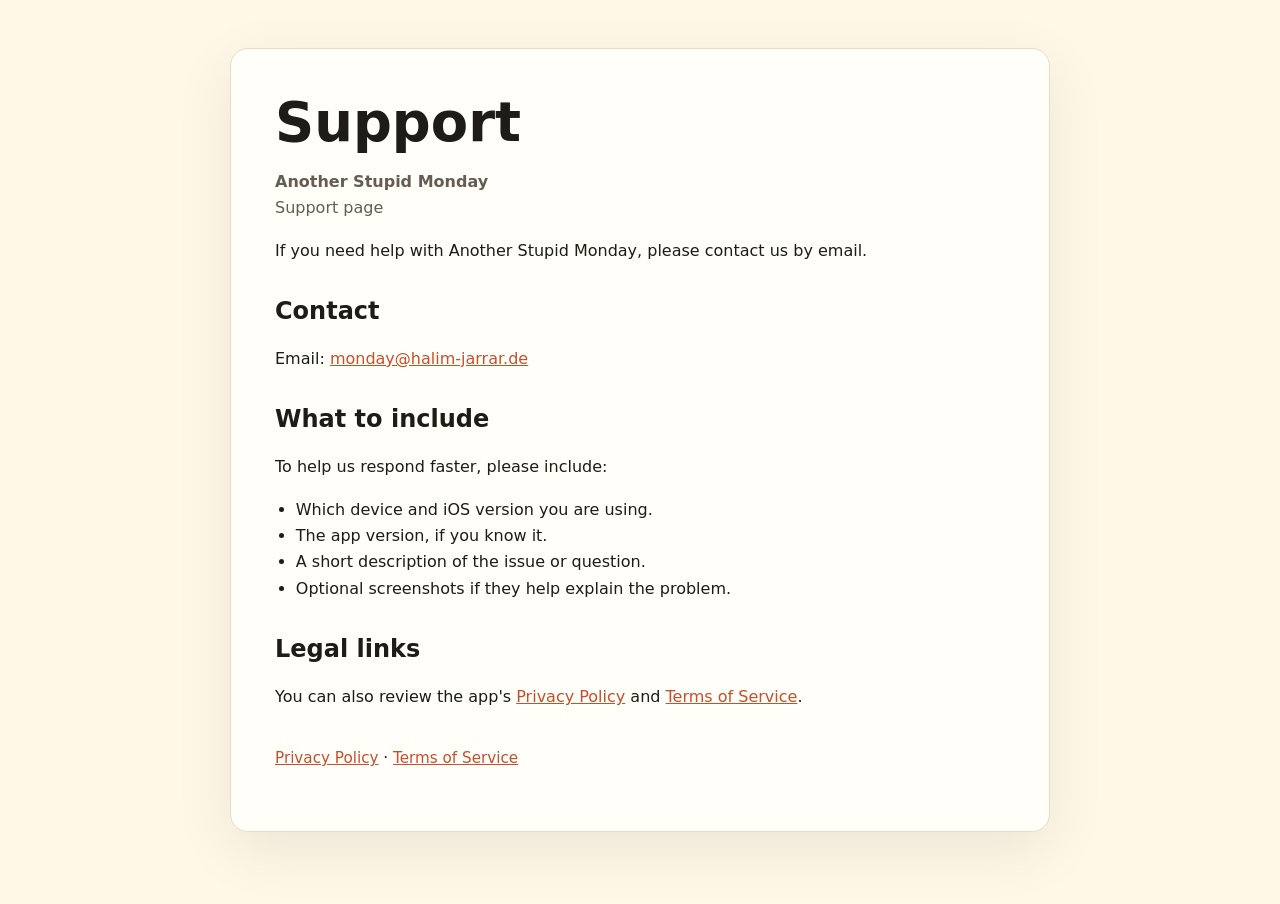
<file: support/index.html>
<!doctype html>
<html lang="en">
<head>
  <meta charset="utf-8">
  <meta name="viewport" content="width=device-width, initial-scale=1">
  <meta http-equiv="Content-Security-Policy" content="default-src 'none'; style-src 'unsafe-inline'; base-uri 'none'; form-action 'none'; frame-ancestors 'none'; img-src 'self'; connect-src 'none'; script-src 'none'; upgrade-insecure-requests">
  <meta name="referrer" content="no-referrer">
  <title>Support | Another Stupid Monday</title>
  <meta name="description" content="Support information for Another Stupid Monday.">
  <style>
    :root { color-scheme: light dark; --bg: #fff8e7; --fg: #1f1b16; --muted: #655c52; --card: #fffef8; --accent: #c74f2a; --border: #eadcc7; }
    @media (prefers-color-scheme: dark) { :root { --bg: #15110d; --fg: #f6ead8; --muted: #c9b8a0; --card: #201912; --accent: #ff986d; --border: #3b2e22; } }
    * { box-sizing: border-box; }
    body { margin: 0; font: 16px/1.65 system-ui, -apple-system, BlinkMacSystemFont, "Segoe UI", sans-serif; background: var(--bg); color: var(--fg); }
    main { max-width: 860px; margin: 0 auto; padding: 48px 20px 72px; }
    .card { background: var(--card); border: 1px solid var(--border); border-radius: 18px; padding: clamp(22px, 4vw, 44px); box-shadow: 0 18px 60px rgba(0,0,0,.08); }
    h1 { margin: 0 0 8px; line-height: 1.1; font-size: clamp(2rem, 6vw, 3.4rem); }
    h2 { margin-top: 2rem; line-height: 1.25; }
    p, li { color: var(--fg); }
    .muted { color: var(--muted); }
    a { color: var(--accent); }
    ul { padding-left: 1.3rem; }
    footer { margin-top: 36px; font-size: .95rem; color: var(--muted); }
  </style>
</head>
<body>
  <main>
    <article class="card">
      <h1>Support</h1>
      <p class="muted"><strong>Another Stupid Monday</strong><br>Support page</p>

      <p>If you need help with Another Stupid Monday, please contact us by email.</p>

      <h2>Contact</h2>
      <p>Email: <a href="mailto:monday@halim-jarrar.de">monday@halim-jarrar.de</a></p>

      <h2>What to include</h2>
      <p>To help us respond faster, please include:</p>
      <ul>
        <li>Which device and iOS version you are using.</li>
        <li>The app version, if you know it.</li>
        <li>A short description of the issue or question.</li>
        <li>Optional screenshots if they help explain the problem.</li>
      </ul>

      <h2>Legal links</h2>
      <p>You can also review the app's <a href="../privacy/">Privacy Policy</a> and <a href="../terms/">Terms of Service</a>.</p>

      <footer>
        <p><a href="../privacy/">Privacy Policy</a> · <a href="../terms/">Terms of Service</a></p>
      </footer>
    </article>
  </main>
</body>
</html>
</file>
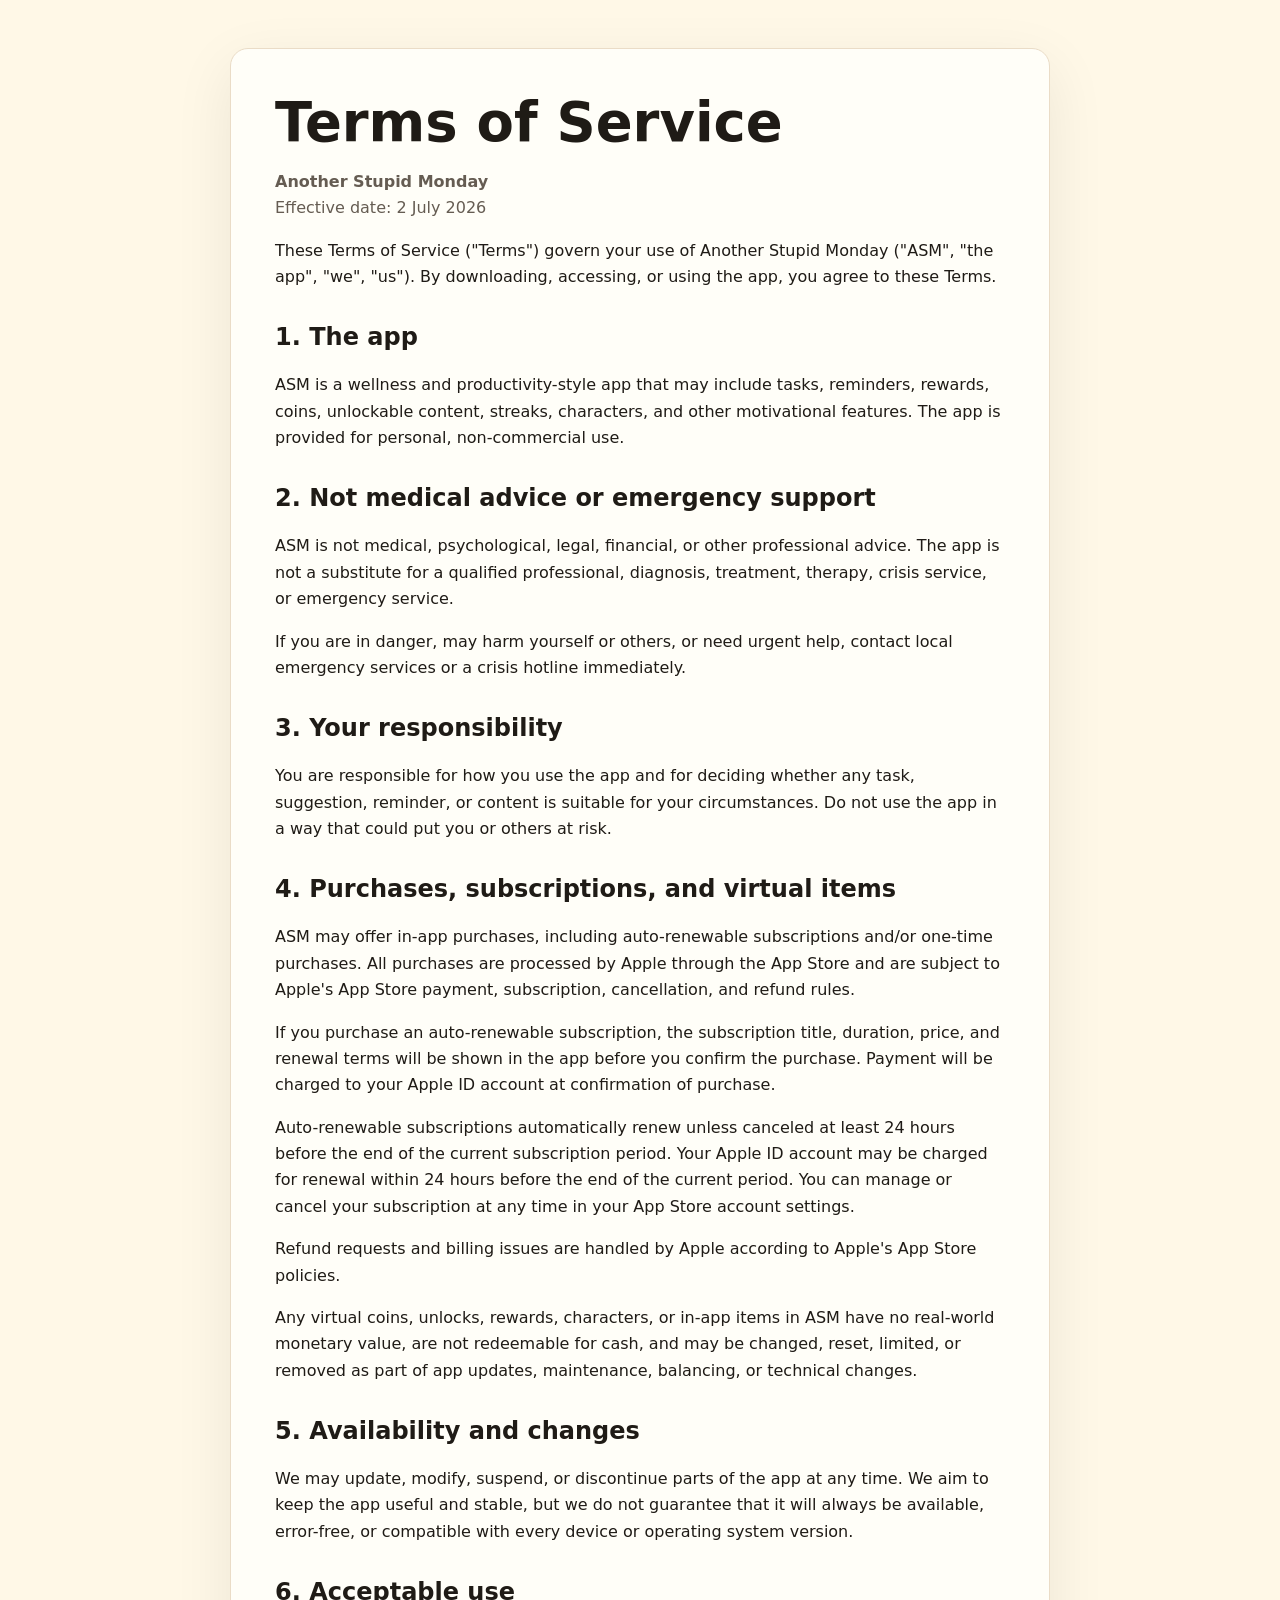
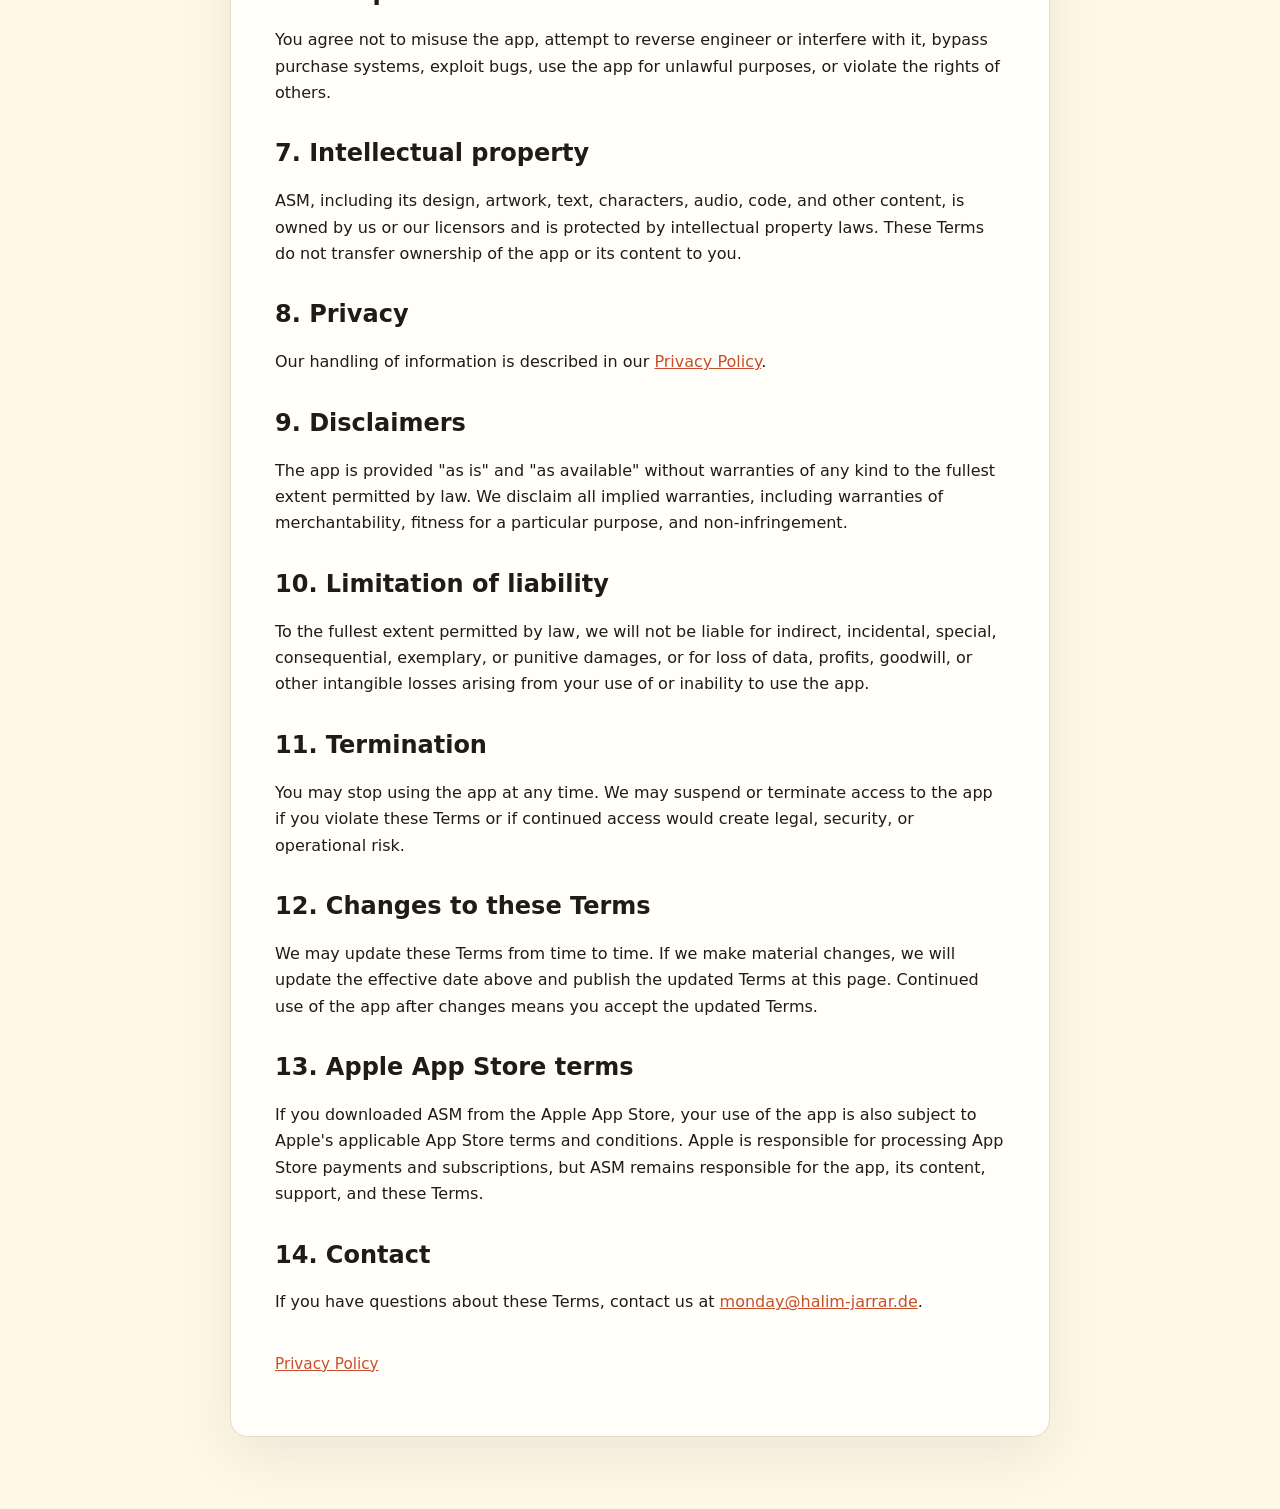
<file: terms/index.html>
<!doctype html>
<html lang="en">
<head>
  <meta charset="utf-8">
  <meta name="viewport" content="width=device-width, initial-scale=1">
  <meta http-equiv="Content-Security-Policy" content="default-src 'none'; style-src 'unsafe-inline'; base-uri 'none'; form-action 'none'; frame-ancestors 'none'; img-src 'self'; connect-src 'none'; script-src 'none'; upgrade-insecure-requests">
  <meta name="referrer" content="no-referrer">
  <title>Terms of Service | Another Stupid Monday</title>
  <meta name="description" content="Terms of Service for Another Stupid Monday.">
  <style>
    :root { color-scheme: light dark; --bg: #fff8e7; --fg: #1f1b16; --muted: #655c52; --card: #fffef8; --accent: #c74f2a; --border: #eadcc7; }
    @media (prefers-color-scheme: dark) { :root { --bg: #15110d; --fg: #f6ead8; --muted: #c9b8a0; --card: #201912; --accent: #ff986d; --border: #3b2e22; } }
    * { box-sizing: border-box; }
    body { margin: 0; font: 16px/1.65 system-ui, -apple-system, BlinkMacSystemFont, "Segoe UI", sans-serif; background: var(--bg); color: var(--fg); }
    main { max-width: 860px; margin: 0 auto; padding: 48px 20px 72px; }
    .card { background: var(--card); border: 1px solid var(--border); border-radius: 18px; padding: clamp(22px, 4vw, 44px); box-shadow: 0 18px 60px rgba(0,0,0,.08); }
    h1 { margin: 0 0 8px; line-height: 1.1; font-size: clamp(2rem, 6vw, 3.4rem); }
    h2 { margin-top: 2rem; line-height: 1.25; }
    p, li { color: var(--fg); }
    .muted { color: var(--muted); }
    a { color: var(--accent); }
    ul { padding-left: 1.3rem; }
    footer { margin-top: 36px; font-size: .95rem; color: var(--muted); }
  </style>
</head>
<body>
  <main>
    <article class="card">
      <h1>Terms of Service</h1>
      <p class="muted"><strong>Another Stupid Monday</strong><br>Effective date: 2 July 2026</p>

      <p>These Terms of Service ("Terms") govern your use of Another Stupid Monday ("ASM", "the app", "we", "us"). By downloading, accessing, or using the app, you agree to these Terms.</p>

      <h2>1. The app</h2>
      <p>ASM is a wellness and productivity-style app that may include tasks, reminders, rewards, coins, unlockable content, streaks, characters, and other motivational features. The app is provided for personal, non-commercial use.</p>

      <h2>2. Not medical advice or emergency support</h2>
      <p>ASM is not medical, psychological, legal, financial, or other professional advice. The app is not a substitute for a qualified professional, diagnosis, treatment, therapy, crisis service, or emergency service.</p>
      <p>If you are in danger, may harm yourself or others, or need urgent help, contact local emergency services or a crisis hotline immediately.</p>

      <h2>3. Your responsibility</h2>
      <p>You are responsible for how you use the app and for deciding whether any task, suggestion, reminder, or content is suitable for your circumstances. Do not use the app in a way that could put you or others at risk.</p>

      <h2>4. Purchases, subscriptions, and virtual items</h2>
      <p>ASM may offer in-app purchases, including auto-renewable subscriptions and/or one-time purchases. All purchases are processed by Apple through the App Store and are subject to Apple's App Store payment, subscription, cancellation, and refund rules.</p>
      <p>If you purchase an auto-renewable subscription, the subscription title, duration, price, and renewal terms will be shown in the app before you confirm the purchase. Payment will be charged to your Apple ID account at confirmation of purchase.</p>
      <p>Auto-renewable subscriptions automatically renew unless canceled at least 24 hours before the end of the current subscription period. Your Apple ID account may be charged for renewal within 24 hours before the end of the current period. You can manage or cancel your subscription at any time in your App Store account settings.</p>
      <p>Refund requests and billing issues are handled by Apple according to Apple's App Store policies.</p>
      <p>Any virtual coins, unlocks, rewards, characters, or in-app items in ASM have no real-world monetary value, are not redeemable for cash, and may be changed, reset, limited, or removed as part of app updates, maintenance, balancing, or technical changes.</p>

      <h2>5. Availability and changes</h2>
      <p>We may update, modify, suspend, or discontinue parts of the app at any time. We aim to keep the app useful and stable, but we do not guarantee that it will always be available, error-free, or compatible with every device or operating system version.</p>

      <h2>6. Acceptable use</h2>
      <p>You agree not to misuse the app, attempt to reverse engineer or interfere with it, bypass purchase systems, exploit bugs, use the app for unlawful purposes, or violate the rights of others.</p>

      <h2>7. Intellectual property</h2>
      <p>ASM, including its design, artwork, text, characters, audio, code, and other content, is owned by us or our licensors and is protected by intellectual property laws. These Terms do not transfer ownership of the app or its content to you.</p>

      <h2>8. Privacy</h2>
      <p>Our handling of information is described in our <a href="../privacy/">Privacy Policy</a>.</p>

      <h2>9. Disclaimers</h2>
      <p>The app is provided "as is" and "as available" without warranties of any kind to the fullest extent permitted by law. We disclaim all implied warranties, including warranties of merchantability, fitness for a particular purpose, and non-infringement.</p>

      <h2>10. Limitation of liability</h2>
      <p>To the fullest extent permitted by law, we will not be liable for indirect, incidental, special, consequential, exemplary, or punitive damages, or for loss of data, profits, goodwill, or other intangible losses arising from your use of or inability to use the app.</p>

      <h2>11. Termination</h2>
      <p>You may stop using the app at any time. We may suspend or terminate access to the app if you violate these Terms or if continued access would create legal, security, or operational risk.</p>

      <h2>12. Changes to these Terms</h2>
      <p>We may update these Terms from time to time. If we make material changes, we will update the effective date above and publish the updated Terms at this page. Continued use of the app after changes means you accept the updated Terms.</p>

      <h2>13. Apple App Store terms</h2>
      <p>If you downloaded ASM from the Apple App Store, your use of the app is also subject to Apple's applicable App Store terms and conditions. Apple is responsible for processing App Store payments and subscriptions, but ASM remains responsible for the app, its content, support, and these Terms.</p>

      <h2>14. Contact</h2>
      <p>If you have questions about these Terms, contact us at <a href="mailto:monday@halim-jarrar.de">monday@halim-jarrar.de</a>.</p>

      <footer>
        <p><a href="../privacy/">Privacy Policy</a></p>
      </footer>
    </article>
  </main>
</body>
</html>
</file>
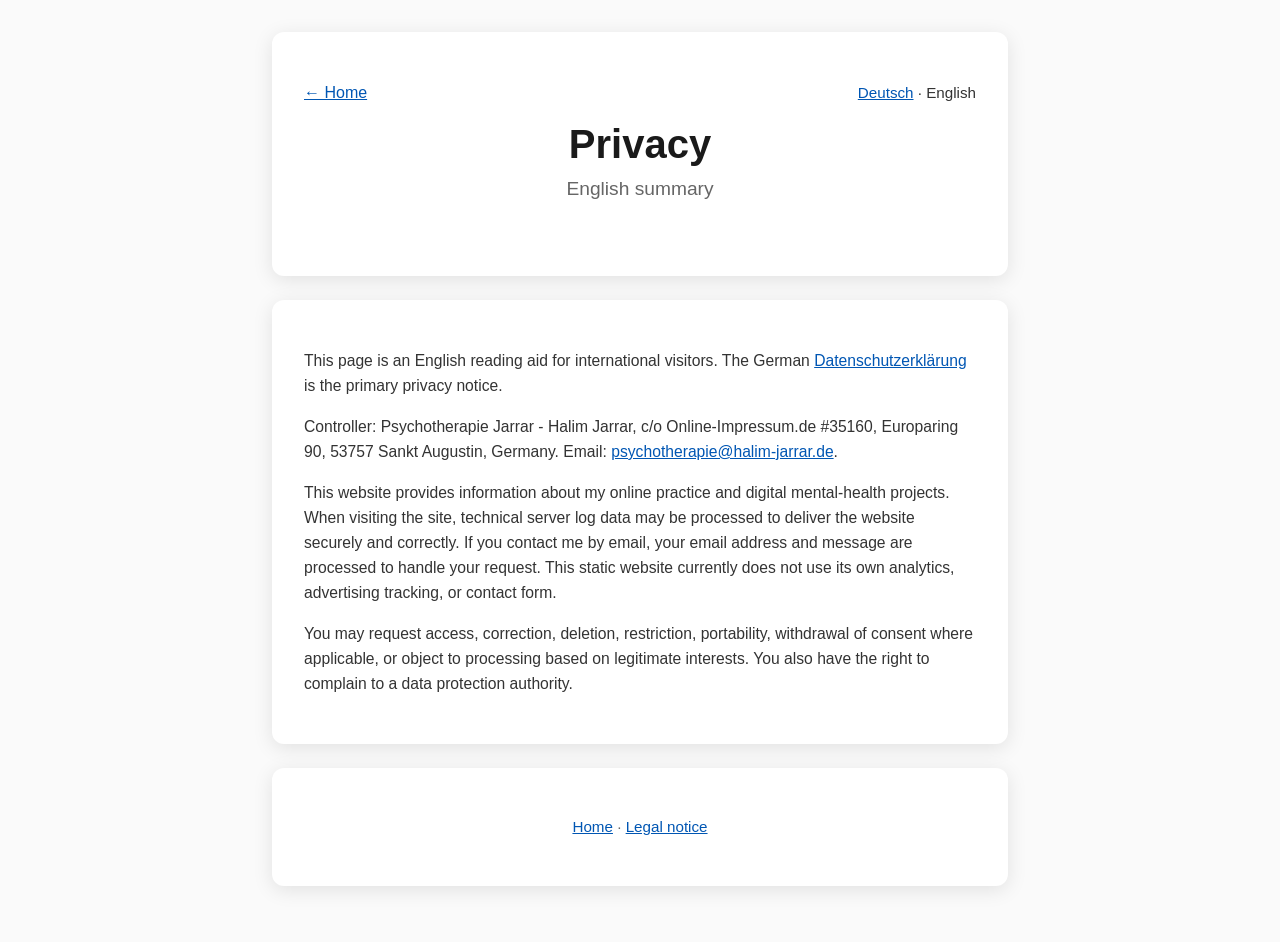
<file: en/privacy/index.html>
<!DOCTYPE html>
<html lang="en">
<head>
  <meta charset="UTF-8">
  <meta name="viewport" content="width=device-width, initial-scale=1.0">
  <meta name="description" content="Halim Jarrar — Psychotherapeutic online group sessions and mental health app development.">
  <meta name="author" content="Halim Jarrar">
  <title>Privacy — Halim Jarrar</title>
  <style>
:root{--bg:#fafafa;--card:#fff;--text:#333;--muted:#666;--line:#e8e2da;--blue:#007bff;--blue2:#0056b3;--green:#28a745;--shadow:0 4px 20px rgba(0,0,0,.10)}
*{box-sizing:border-box}html{scroll-behavior:smooth}body{font-family:'Segoe UI',Tahoma,Geneva,Verdana,sans-serif;max-width:800px;margin:0 auto;padding:2rem;line-height:1.6;color:var(--text);background:var(--bg)}
header,section,footer{background:var(--card);padding:2rem;border-radius:12px;box-shadow:var(--shadow);margin:0 0 1.5rem}header{text-align:center;padding:3rem 2rem}.avatar{width:150px;height:150px;border-radius:50%;margin:0 auto 1rem;display:grid;place-items:center;background:linear-gradient(135deg,#eef5ff,#fff4e8);border:1px solid var(--line);font-size:3rem;color:#444}h1{font-size:2.5rem;margin:0 0 .5rem;color:#1a1a1a;line-height:1.1}h2{font-size:1.45rem;margin:0 0 1rem;color:#1a1a1a}h3{font-size:1.08rem;margin:1.4rem 0 .4rem}.subtitle{font-size:1.2rem;color:var(--muted);margin:0 0 1.5rem}.desc{font-size:1.08rem;max-width:640px;margin:0 auto 1rem}.links{display:flex;gap:1rem;justify-content:center;flex-wrap:wrap;margin-top:1.8rem}.links a,.button{background:var(--blue);color:white;padding:.8rem 1.5rem;text-decoration:none;border-radius:6px;transition:background .2s}.links a:hover,.button:hover{background:var(--blue2)}a{color:var(--blue2)}.meta{color:var(--muted);font-size:.95rem}.two{display:grid;grid-template-columns:1fr 1fr;gap:1rem}.notice{border-left:4px solid var(--green);padding:1rem;background:#f7fff9;border-radius:8px}.legal p,.legal li{font-size:.98rem}.legal ul{padding-left:1.2rem}.topnav{display:flex;justify-content:space-between;gap:1rem;align-items:center;margin-bottom:1rem}.lang{font-size:.95rem}footer{text-align:center;color:var(--muted);font-size:.95rem}@media(max-width:600px){body{padding:1rem}header{padding:2rem 1rem}.two{grid-template-columns:1fr}h1{font-size:2rem}}
</style>
</head>
<body>
<header>
  <div class="topnav"><a href="../">← Home</a><span class="lang"><a href="../../datenschutz/">Deutsch</a> · English</span></div>
  <h1>Privacy</h1><p class="subtitle">English summary</p>
</header>
<section class="legal">
  <p>This page is an English reading aid for international visitors. The German <a href="../../datenschutz/">Datenschutzerklärung</a> is the primary privacy notice.</p>
  <p>Controller: Psychotherapie Jarrar - Halim Jarrar, c/o Online-Impressum.de #35160, Europaring 90, 53757 Sankt Augustin, Germany. Email: <a href="mailto:psychotherapie@halim-jarrar.de">psychotherapie@halim-jarrar.de</a>.</p>
  <p>This website provides information about my online practice and digital mental-health projects. When visiting the site, technical server log data may be processed to deliver the website securely and correctly. If you contact me by email, your email address and message are processed to handle your request. This static website currently does not use its own analytics, advertising tracking, or contact form.</p>
  <p>You may request access, correction, deletion, restriction, portability, withdrawal of consent where applicable, or object to processing based on legitimate interests. You also have the right to complain to a data protection authority.</p>
</section>
<footer><p><a href="../">Home</a> · <a href="../../impressum/">Legal notice</a></p></footer>
</body>
</html>
</file>
